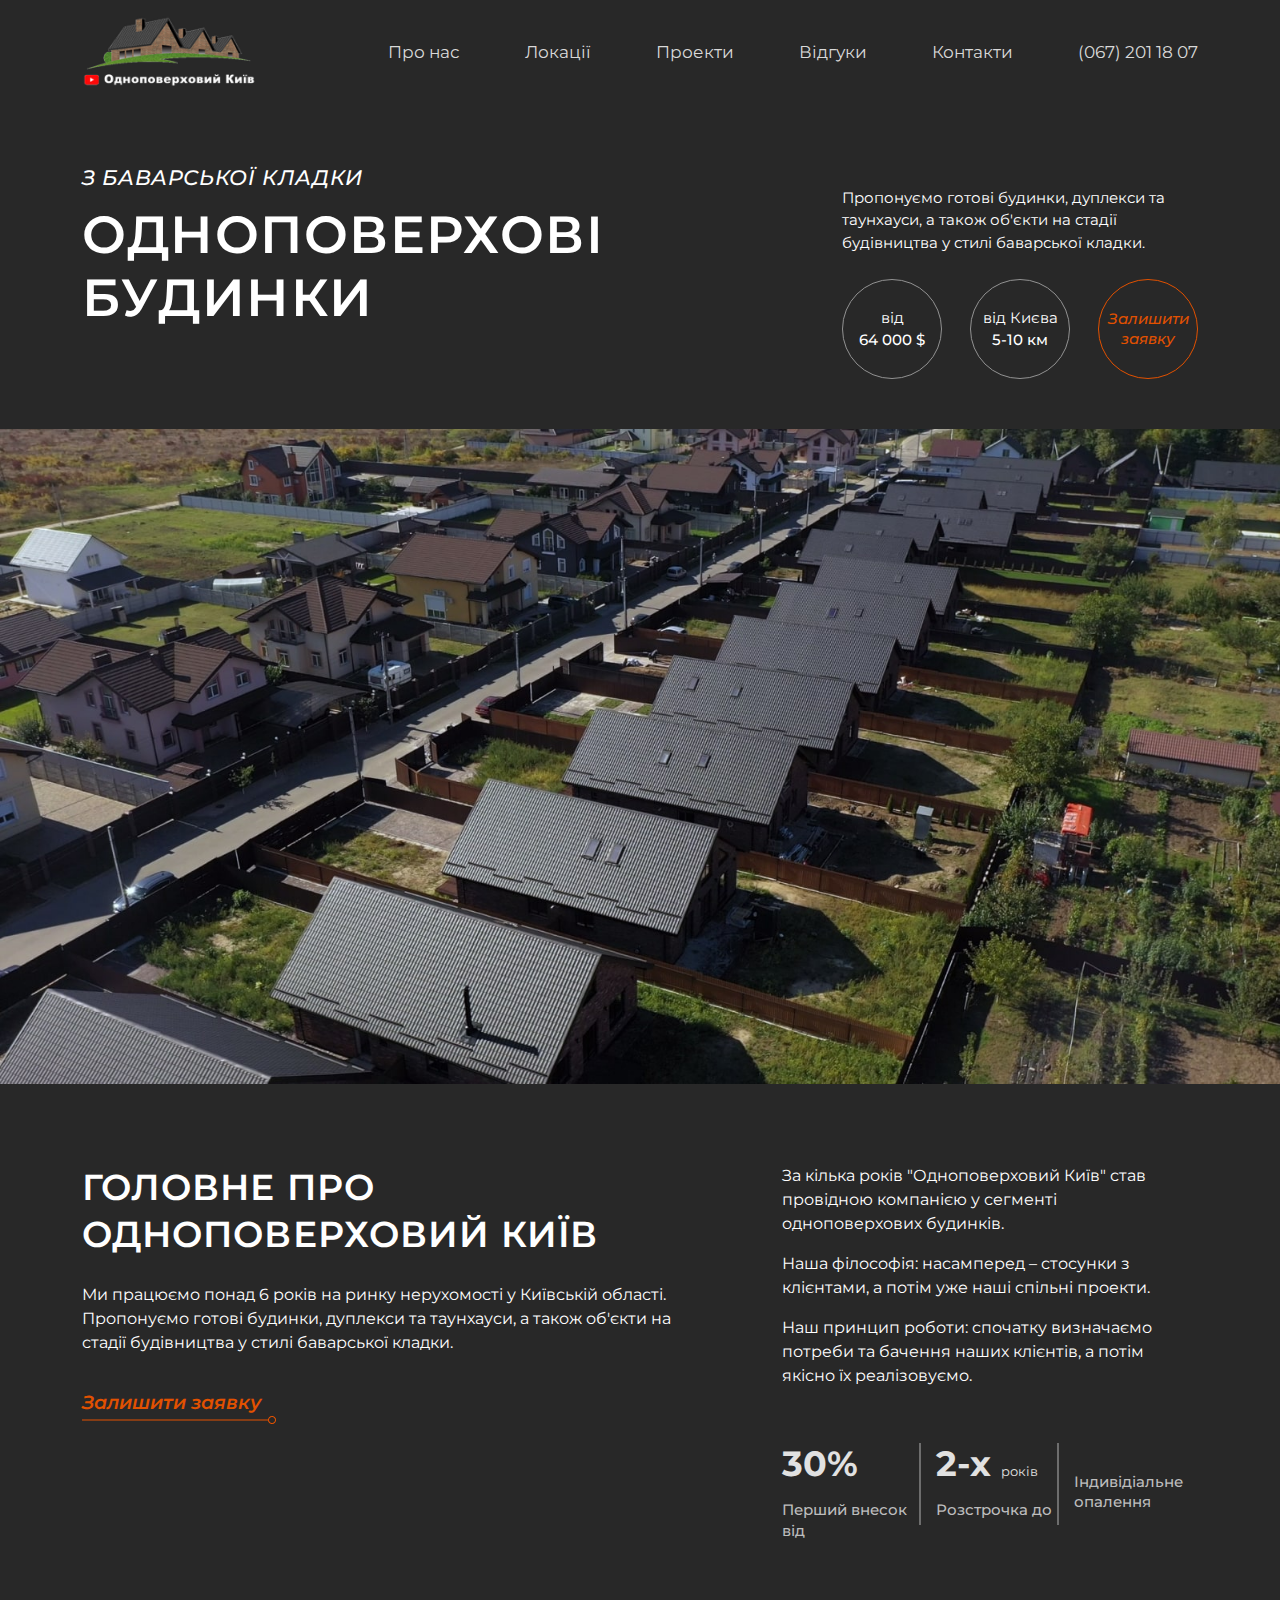
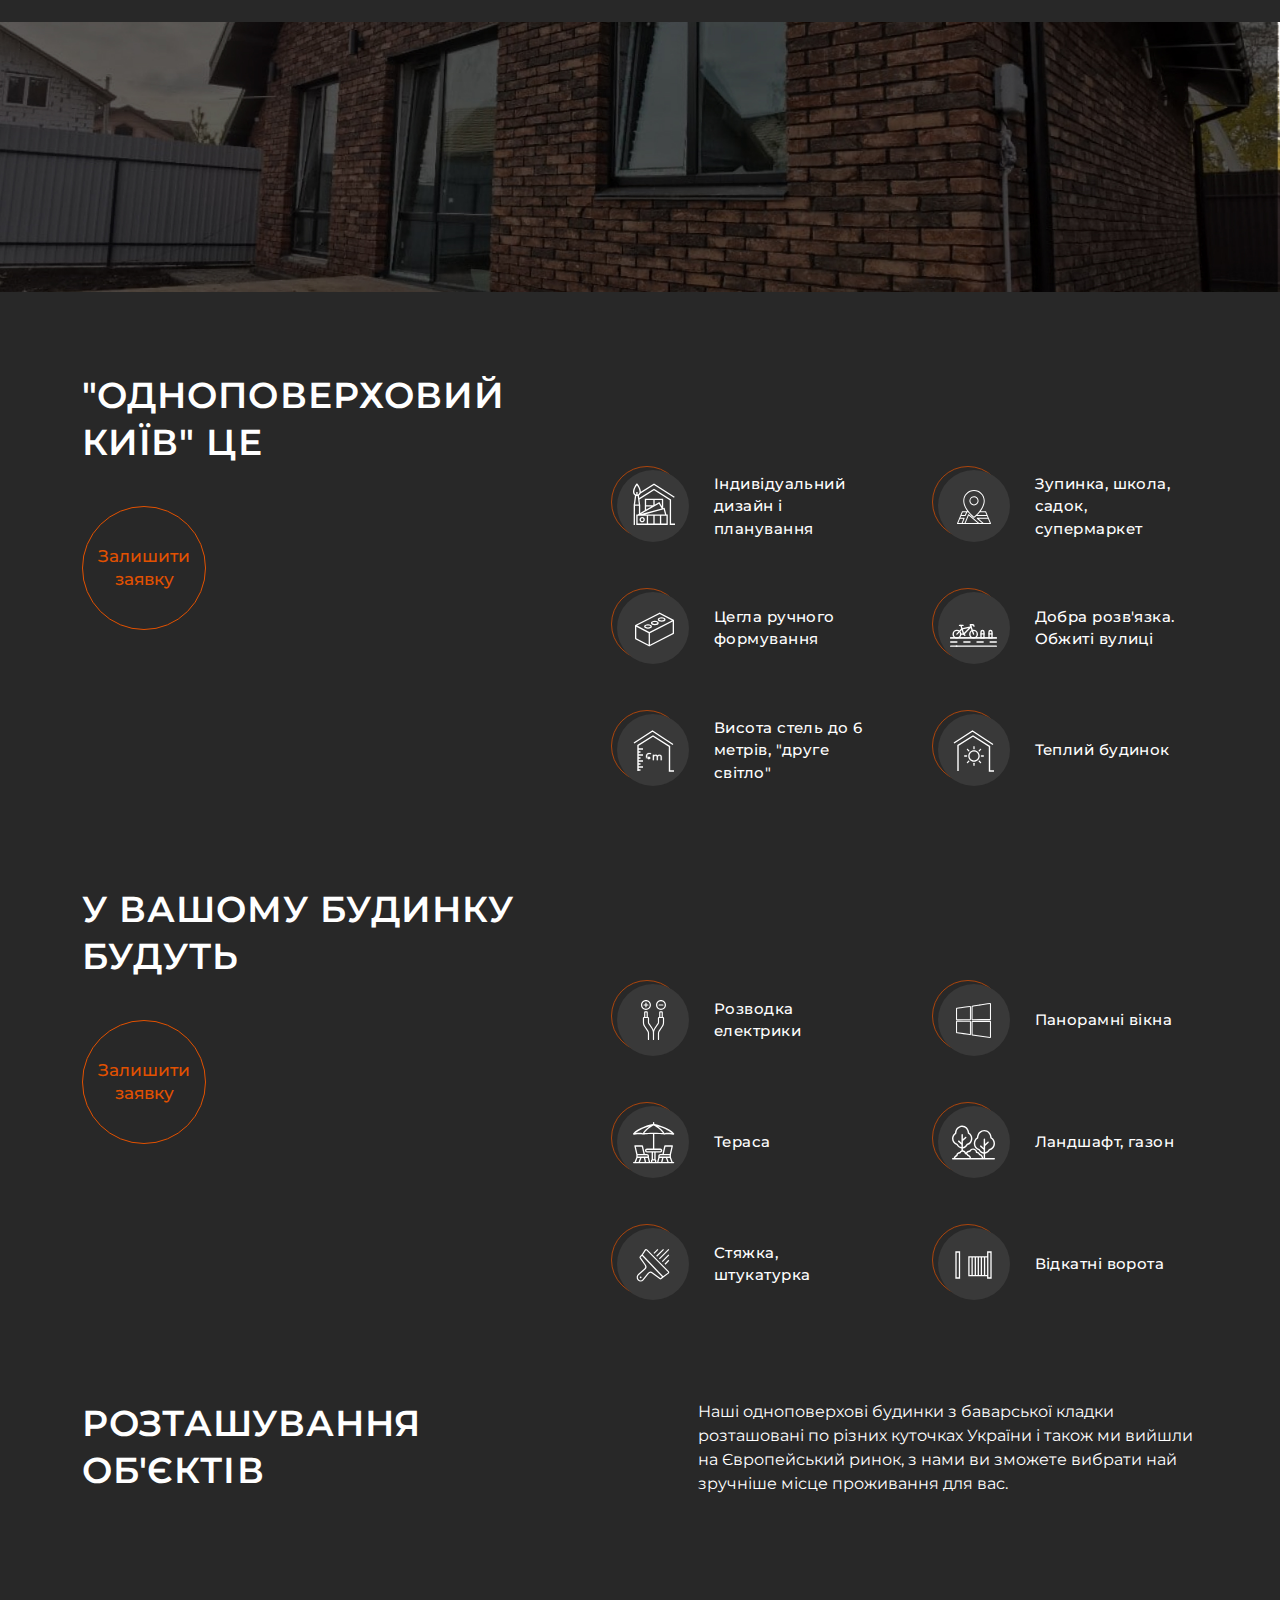
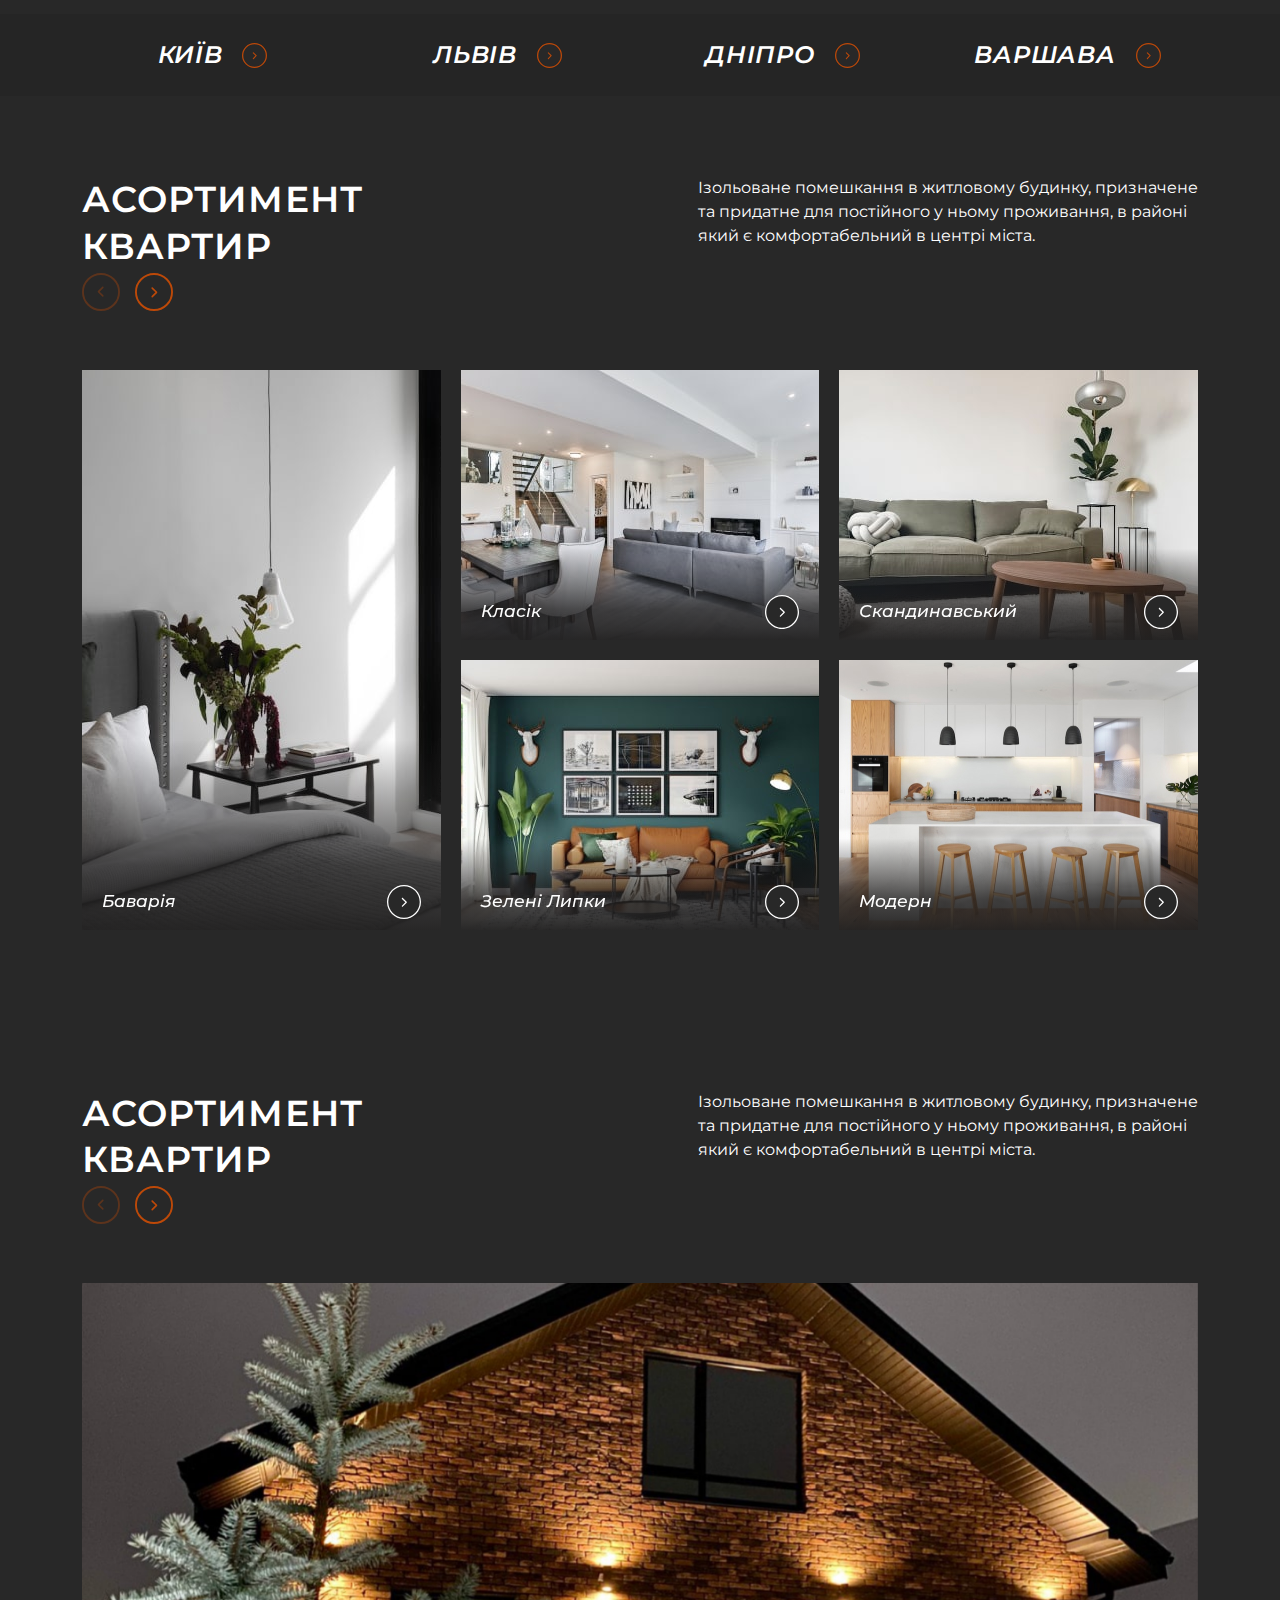
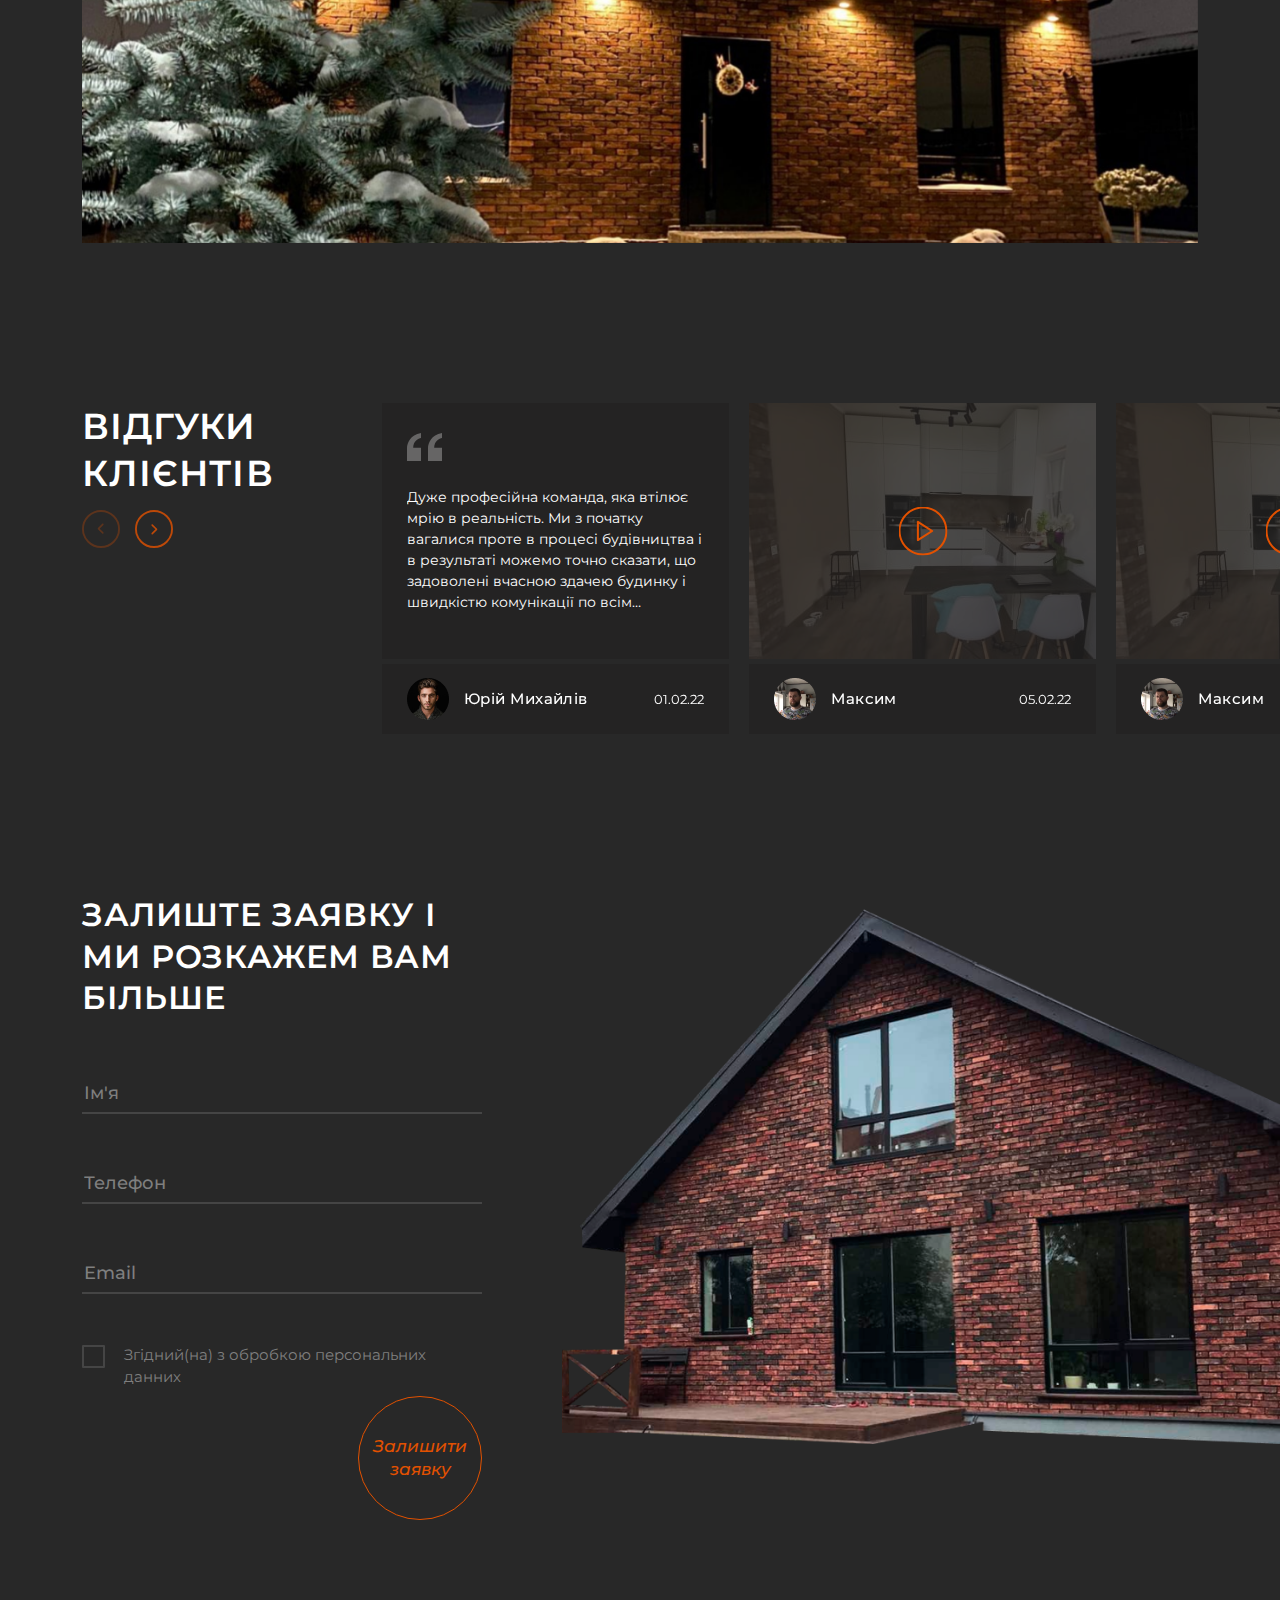
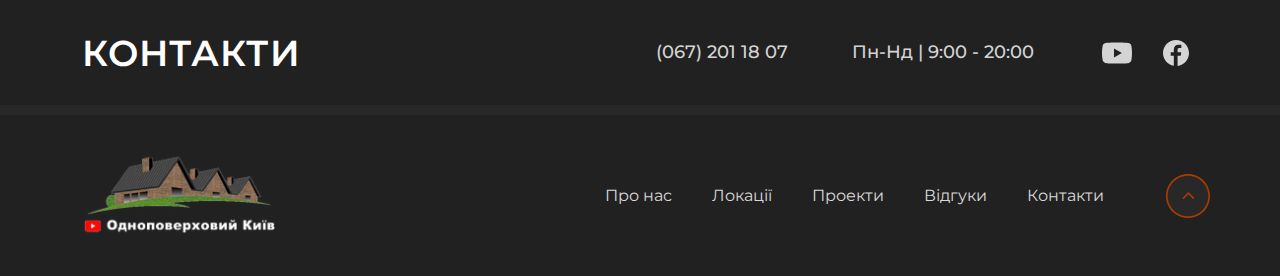
<file: index.html>
<!DOCTYPE html>
<html lang="en">

<head>
    <meta charset="UTF-8">
    <meta http-equiv="X-UA-Compatible" content="IE=edge">
    <meta name="viewport" content="width=device-width, initial-scale=1.0">
    <title>Головна</title>
    <link rel="icon" href="img/new/Favicon.png">
    <link rel="stylesheet" href="css/lib/bootstrap.min.css">
    <link rel="stylesheet" href="css/lib/swiper-bundle.min.css" />
    <link rel="stylesheet" href="css/lib/fancybox.css">
    <link rel="stylesheet" href="css/style.css">
</head>

<body>

    <div class="pagewrapper">
        <header class="header">
            <div class="container">
                <div class="row align-items-center">
                    <div class="col-lg-3">
                        <a href="#" class="header__logo"><img src="img/logo.png" alt="logo"></a>
                    </div>
                    <div class="col-lg-9 menucol">
                        <nav class="header__nav scrollnav">
                            <ul>
                                <li class="scrollitem"><a href="#aboutus">Про нас</a></li>
                                <li><a href="locations.html">Локації</a></li>
                                <li><a href="projects.html">Проекти</a></li>
                                <li class="scrollitem"><a href="#testimonials">Відгуки</a></li>
                                <li class="scrollitem"><a href="#contacts">Контакти</a></li>
                                <li><a href="tel:0672011807">(067) 201 18 07</a></li>
                            </ul>
                        </nav>
                        <button class="closemenu">
                            <img src="img/close.png" alt="closemenu">
                        </button>
                    </div>
                    <button class="menubtn">
                        <img src="img/menu.png" alt="menu">
                    </button>
                </div>
            </div>
        </header>

        <main class="main">
            <section class="welcomescreen">
                <div class="container mb50">
                    <div class="row align-items-end">
                        <div class="col-xl-8 col-lg-7">
                            <p class="subtitle">з Баварської кладки</p>
                            <h1>
                                Одноповерхові<br>
                                будинки
                            </h1>
                        </div>
                        <div class="col-xl-4 col-lg-5">
                            <div class="welcomescreen__right">
                                <p>
                                    Пропонуємо готові будинки, дуплекси та таунхауси, а також об'єкти на стадії
                                    будівництва у стилі баварської кладки.
                                </p>
                                <div class="welcomescreen__circles">
                                    <div>
                                        <p> від
                                            <span>64 000 $</span>
                                        </p>
                                    </div>
                                    <div>
                                        <p>
                                            від Києва
                                            <span>5-10 км</span>
                                        </p>
                                    </div>
                                    <div class="link">
                                        <a href="#form" class="scrolltoform">
                                            Залишити заявку
                                        </a>
                                    </div>
                                </div>
                            </div>
                        </div>
                    </div>
                </div>
                <div class="welcomescreen__video">
                    <!-- <video autoplay muted loop>
                        <source src="video/video.mp4" type="video/mp4">
                    </video> -->
                    <img src="img/homemainpic.jpg" alt="image">
                </div>
            </section>

            <section class="maininfo" id="aboutus">
                <div class="container">
                    <div class="row">
                        <div class="col-xl-7 col-lg-6">
                            <div class="maininfo__left">
                                <h2>
                                    Головне про <br>Одноповерховий Київ
                                </h2>
                                <div class="descr">
                                    <p>
                                        Ми працюємо понад 6 років на ринку нерухомості у Київській області. Пропонуємо
                                        готові будинки, дуплекси та таунхауси, а також об'єкти на стадії будівництва у
                                        стилі баварської кладки.
                                    </p>
                                </div>
                                <a href="#form" class="scrolltoform">Залишити заявку</a>
                            </div>
                        </div>
                        <div class="col-xl-5 col-lg-6">
                            <div class="maininfo__right">
                                <div class="descr">
                                    <p>
                                        За кілька років "Одноповерховий Київ" став провідною компанією у сегменті
                                        одноповерхових будинків.
                                    </p>
                                    <p>
                                        Наша філософія: насамперед – стосунки з клієнтами, а потім уже наші спільні
                                        проекти.
                                    </p>
                                    <p>
                                        Наш принцип роботи: спочатку визначаємо потреби та бачення наших клієнтів, а
                                        потім якісно їх реалізовуємо.
                                    </p>
                                </div>
                                <div class="maininfo__tableinfo">
                                    <div>
                                        <p class="bigtext">30%</p>
                                        <p>Перший внесок від</p>
                                    </div>
                                    <div>
                                        <p class="bigtext">2-x <span>років</span></p>
                                        <p>Розстрочка до</p>
                                    </div>
                                    <div>
                                        <p>
                                            Індивідіальне опалення
                                        </p>
                                    </div>
                                </div>
                            </div>
                        </div>
                    </div>
                </div>
            </section>

            <div class="sectionimage">
                <img src="img/sectionimg.jpg" alt="image">
            </div>

            <section class="infoincons">
                <div class="container">
                    <div class="infoincons__box">
                        <div class="row">
                            <div class="col-lg-5">
                                <div class="infoincons__boxleft">
                                    <h3>
                                        "Одноповерховий Київ" це
                                    </h3>
                                    <a href="#form" class="circlelink scrolltoform">
                                        Залишити заявку
                                    </a>
                                </div>
                            </div>
                            <div class="col-lg-7">
                                <div class="infoincons__boxright">
                                    <ul>
                                        <li>
                                            <span>
                                                <img src="img/ic1.svg" alt="icon">
                                            </span>
                                            <p>
                                                Індивідуальний дизайн
                                                і планування
                                            </p>
                                        </li>
                                        <li>
                                            <span>
                                                <img src="img/ic2.svg" alt="icon">
                                            </span>
                                            <p>
                                                Зупинка, школа, садок, супермаркет
                                            </p>
                                        </li>
                                        <li>
                                            <span>
                                                <img src="img/ic3.svg" alt="icon">
                                            </span>
                                            <p>
                                                Цегла ручного
                                                формування
                                            </p>
                                        </li>
                                        <li>
                                            <span>
                                                <img src="img/ic4.svg" alt="icon">
                                            </span>
                                            <p>
                                                Добра розв'язка.
                                                Обжиті вулиці
                                            </p>
                                        </li>
                                        <li>
                                            <span>
                                                <img src="img/ic5.svg" alt="icon">
                                            </span>
                                            <p>
                                                Висота стель до 6 метрів, "друге світло"
                                            </p>
                                        </li>
                                        <li>
                                            <span>
                                                <img src="img/ic6.svg" alt="icon">
                                            </span>
                                            <p>
                                                Теплий
                                                будинок
                                            </p>
                                        </li>
                                    </ul>
                                </div>
                            </div>
                        </div>
                    </div>
                    <div class="infoincons__box">
                        <div class="row">
                            <div class="col-lg-5">
                                <div class="infoincons__boxleft">
                                    <h3>
                                        У вашому будинку будуть
                                    </h3>
                                    <a href="#form" class="circlelink scrolltoform">
                                        Залишити заявку
                                    </a>
                                </div>
                            </div>
                            <div class="col-lg-7">
                                <div class="infoincons__boxright">
                                    <ul>
                                        <li>
                                            <span>
                                                <img src="img/ic7.svg" alt="icon">
                                            </span>
                                            <p>
                                                Розводка
                                                електрики
                                            </p>
                                        </li>
                                        <li>
                                            <span>
                                                <img src="img/ic8.svg" alt="icon">
                                            </span>
                                            <p>
                                                Панорамні
                                                вікна
                                            </p>
                                        </li>
                                        <li>
                                            <span>
                                                <img src="img/ic9.svg" alt="icon">
                                            </span>
                                            <p>
                                                Тераса
                                            </p>
                                        </li>
                                        <li>
                                            <span>
                                                <img src="img/ic10.svg" alt="icon">
                                            </span>
                                            <p>
                                                Ландшафт,
                                                газон
                                            </p>
                                        </li>
                                        <li>
                                            <span>
                                                <img src="img/ic11.svg" alt="icon">
                                            </span>
                                            <p>
                                                Стяжка,
                                                штукатурка
                                            </p>
                                        </li>
                                        <li>
                                            <span>
                                                <img src="img/ic12.svg" alt="icon">
                                            </span>
                                            <p>
                                                Відкатні
                                                ворота
                                            </p>
                                        </li>
                                    </ul>
                                </div>
                            </div>
                        </div>
                    </div>
                    <div class="infoincons__box">
                        <div class="row">
                            <div class="col-lg-5">
                                <div class="infoincons__boxleft">
                                    <h3>
                                        Розташування об'єктів
                                    </h3>
                                </div>
                            </div>
                            <div class="col-lg-7">
                                <div class="infoincons__boxright textonly">
                                    <div class="descr">
                                        <p>
                                            Наші одноповерхові будинки з баварської кладки розташовані по різних
                                            куточках
                                            України і також ми вийшли на Європейський ринок, з нами ви зможете вибрати
                                            най
                                            зручніше місце проживання для вас.
                                        </p>
                                    </div>
                                </div>
                            </div>
                        </div>
                    </div>
                </div>
            </section>

            <div class="cities">
                <div class="container">
                    <div class="row">
                        <div class="col-lg-3 col-6 text-center">
                            <a href="locations.html" data-city="kyiv">Київ</a>
                        </div>
                        <div class="col-lg-3 col-6 text-center">
                            <a href="locations.html" data-city="lviv">Львів</a>
                        </div>
                        <div class="col-lg-3 col-6 text-center">
                            <a href="locations.html" data-city="dnipro">Дніпро</a>
                        </div>
                        <div class="col-lg-3 col-6 text-center">
                            <a href="locations.html" data-city="varshava">Варшава</a>
                        </div>
                    </div>
                </div>
            </div>

            <section class="assortfloat">
                <div class="container">
                    <div class="infoincons__box">
                        <div class="row">
                            <div class="col-lg-5">
                                <div class="infoincons__boxleft">
                                    <h3>
                                        аСОРТИМЕНТ<br>
                                        Квартир
                                    </h3>
                                </div>
                            </div>
                            <div class="col-lg-7">
                                <div class="infoincons__boxright textonly">
                                    <div class="descr">
                                        <p>
                                            Ізольоване помешкання в житловому будинку, призначене та придатне для
                                            постійного у ньому проживання, в районі
                                            який є комфортабельний в центрі міста.
                                        </p>
                                    </div>
                                </div>
                            </div>
                        </div>
                    </div>
                    <div class="asortslider">
                        <div class="swiper mySwiper">
                            <div class="swiper-wrapper">
                                <div class="swiper-slide">
                                    <div class="asortslide asortslide_big">
                                        <a data-fancybox="gallery" data-src="img/new/lviv.jpg">
                                            <div class="asortslide__box">
                                                <img class="slideimg" src="img/slide1.jpg" alt="img">
                                                <p>Баварія <img src="img/slidearrow.svg" alt="arrow"></p>
                                            </div>
                                        </a>
                                        <div class="hidegallerybox">
                                            <a data-fancybox="gallery" data-src="img/new/dnipro.jpg"></a>
                                            <a data-fancybox="gallery" data-src="img/new/kyiv.jpg"></a>
                                        </div>
                                    </div>
                                </div>

                                <div class="swiper-slide">
                                    <div class="asortslide">
                                        <a data-fancybox="gallery1" data-src="img/slide2.jpg">
                                            <div class="asortslide__box">
                                                <img class="slideimg" src="img/slide2.jpg" alt="img">
                                                <p>Класік <img src="img/slidearrow.svg" alt="arrow"></p>
                                            </div>
                                        </a>
                                        <div class="hidegallerybox">
                                            <a data-fancybox="gallery1" data-src="img/slide2.jpg"></a>
                                            <a data-fancybox="gallery1" data-src="img/slide3.jpg"></a>
                                        </div>
                                        <a data-fancybox="gallery2" data-src="img/slide3.jpg">
                                            <div class="asortslide__box">
                                                <img class="slideimg" src="img/slide3.jpg" alt="img">
                                                <p>Зелені Липки <img src="img/slidearrow.svg" alt="arrow"></p>
                                            </div>
                                        </a>
                                        <div class="hidegallerybox">
                                            <a data-fancybox="gallery2" data-src="img/slide2.jpg"></a>
                                            <a data-fancybox="gallery2" data-src="img/slide3.jpg"></a>
                                        </div>
                                    </div>
                                </div>

                                <div class="swiper-slide">
                                    <div class="asortslide">
                                        <a data-fancybox="gallery3" data-src="img/slide4.jpg">
                                            <div class="asortslide__box">
                                                <img class="slideimg" src="img/slide4.jpg" alt="img">
                                                <p>Скандинавський <img src="img/slidearrow.svg" alt="arrow"></p>
                                            </div>
                                        </a>
                                        <div class="hidegallerybox">
                                            <a data-fancybox="gallery3" data-src="img/slide2.jpg"></a>
                                            <a data-fancybox="gallery3" data-src="img/slide3.jpg"></a>
                                        </div>
                                        <a data-fancybox="gallery5" data-src="img/slide2.jpg">
                                            <div class="asortslide__box">
                                                <img class="slideimg" src="img/slide5.jpg" alt="img">
                                                <p>Модерн <img src="img/slidearrow.svg" alt="arrow"></p>
                                            </div>
                                        </a>
                                        <div class="hidegallerybox">
                                            <a data-fancybox="gallery4" data-src="img/slide2.jpg"></a>
                                            <a data-fancybox="gallery4" data-src="img/slide3.jpg"></a>
                                        </div>
                                    </div>
                                </div>

                                <div class="swiper-slide">
                                    <div class="asortslide asortslide_big">
                                        <a href="#">
                                            <div class="asortslide__box">
                                                <img class="slideimg" src="img/slide1.jpg" alt="img">
                                                <p>Баварія <img src="img/slidearrow.svg" alt="arrow"></p>
                                            </div>
                                        </a>
                                    </div>
                                </div>
                            </div>
                            <div class="swiper-button-next"></div>
                            <div class="swiper-button-prev"></div>
                        </div>
                    </div>
                </div>
            </section>

            <section class="assortfloat appartment">
                <div class="container">
                    <div class="infoincons__box">
                        <div class="row">
                            <div class="col-lg-5">
                                <div class="infoincons__boxleft">
                                    <h3>
                                        аСОРТИМЕНТ<br>
                                        Квартир
                                    </h3>
                                </div>
                            </div>
                            <div class="col-lg-7">
                                <div class="infoincons__boxright textonly">
                                    <div class="descr">
                                        <p>
                                            Ізольоване помешкання в житловому будинку, призначене та придатне для
                                            постійного у ньому проживання, в районі
                                            який є комфортабельний в центрі міста.
                                        </p>
                                    </div>
                                </div>
                            </div>
                        </div>
                    </div>
                    <div class="asortslider">
                        <div class="swiper apartments-slider">
                            <div class="swiper-wrapper">
                                <div class="swiper-slide">
                                    <div class="asortslide asortslide_big">
                                        <a data-fancybox="gallery" data-src="img/new/apartment_slide_1.jpg">
                                            <div class="asortslide__box">
                                                <img class="slideimg" src="img/new/apartment_slide_1.jpg" alt="img">
                                            </div>
                                        </a>
                                    </div>
                                </div>
                                <div class="swiper-slide">
                                    <div class="asortslide asortslide_big">
                                        <a data-fancybox="gallery" data-src="img/new/apartment_slide_1.jpg">
                                            <div class="asortslide__box">
                                                <img class="slideimg" src="img/new/apartment_slide_1.jpg" alt="img">
                                            </div>
                                        </a>
                                    </div>
                                </div>
                                <div class="swiper-slide">
                                    <div class="asortslide asortslide_big">
                                        <a data-fancybox="gallery" data-src="img/new/apartment_slide_1.jpg">
                                            <div class="asortslide__box">
                                                <img class="slideimg" src="img/new/apartment_slide_1.jpg" alt="img">
                                            </div>
                                        </a>
                                    </div>
                                </div>
                            </div>
                                <div class="swiper-button-next"></div>
                                <div class="swiper-button-prev"></div>
                        </div>
                    </div>
                </div>
            </section>

            <section class="testimonials" id="testimonials">
                <div class="paddcontainer">
                    <div class="testimonials__left">
                        <h3 class="section-title">відгуки клієнтів</h3>
                        <div class="testimonials__arrows">
                            <div class="swiper-button-next"></div>
                            <div class="swiper-button-prev"></div>
                        </div>
                    </div>
                    <div class="testimonials__right">

                        <div class="testimonialslider">
                            <div class="swiper testimonials-slider">
                                <div class="swiper-wrapper">
                                    <div class="swiper-slide">
                                        <div class="testimonialbox testimonialbox__text">
                                            <div class="testimonialbox__body">
                                                <div class="descr">
                                                    <p>
                                                        Дуже професійна команда, яка втілює мрію в реальність. Ми з
                                                        початку
                                                        вагалися проте в процесі будівництва і в результаті можемо точно
                                                        сказати, що задоволені вчасною здачею будинку і швидкістю
                                                        комунікації по всім питанням.
                                                    </p>
                                                    <p>Однозначно рекомендуємо!</p>
                                                </div>
                                            </div>
                                            <div class="testimonialbox__author">
                                                <div class="testimonialbox__authorname">
                                                    <div class="imgwrap">
                                                        <img src="img/user1.png" alt="photo">
                                                    </div>
                                                    <p>Юрій Михайлів</p>
                                                </div>
                                                <div class="testimonialbox__date">
                                                    <p>01.02.22</p>
                                                </div>
                                            </div>
                                        </div>
                                    </div>
                                    <div class="swiper-slide">
                                        <div class="testimonialbox testimonialbox__video">
                                            <div class="testimonialbox__body" data-bs-toggle="modal"
                                                data-bs-target="#exampleModal">
                                                <div class="videoposter">
                                                    <img class="videoposterimg" src="img/testimonialsimg1.jpg"
                                                        alt="image">
                                                    <img src="img/play.svg" alt="open video" class="openvideo">
                                                </div>
                                            </div>
                                            <div class="testimonialbox__author">
                                                <div class="testimonialbox__authorname">
                                                    <div class="imgwrap">
                                                        <img src="img/user2.png" alt="photo">
                                                    </div>
                                                    <p>Максим</p>
                                                </div>
                                                <div class="testimonialbox__date">
                                                    <p>05.02.22</p>
                                                </div>
                                            </div>
                                        </div>
                                    </div>
                                    <div class="swiper-slide">
                                        <div class="testimonialbox testimonialbox__video">
                                            <div class="testimonialbox__body" data-bs-toggle="modal"
                                                data-bs-target="#exampleModal">
                                                <div class="videoposter">
                                                    <img class="videoposterimg" src="img/testimonialsimg1.jpg"
                                                        alt="image">
                                                    <img src="img/play.svg" alt="open video" class="openvideo">
                                                </div>
                                            </div>
                                            <div class="testimonialbox__author">
                                                <div class="testimonialbox__authorname">
                                                    <div class="imgwrap">
                                                        <img src="img/user2.png" alt="photo">
                                                    </div>
                                                    <p>Максим</p>
                                                </div>
                                                <div class="testimonialbox__date">
                                                    <p>05.02.22</p>
                                                </div>
                                            </div>
                                        </div>
                                    </div>
                                    <div class="swiper-slide">
                                        <div class="testimonialbox testimonialbox__video">
                                            <div class="testimonialbox__body" data-bs-toggle="modal"
                                                data-bs-target="#exampleModal">
                                                <div class="videoposter">
                                                    <img class="videoposterimg" src="img/testimonialsimg1.jpg"
                                                        alt="image">
                                                    <img src="img/play.svg" alt="open video" class="openvideo">
                                                </div>
                                            </div>
                                            <div class="testimonialbox__author">
                                                <div class="testimonialbox__authorname">
                                                    <div class="imgwrap">
                                                        <img src="img/user2.png" alt="photo">
                                                    </div>
                                                    <p>Максим</p>
                                                </div>
                                                <div class="testimonialbox__date">
                                                    <p>05.02.22</p>
                                                </div>
                                            </div>
                                        </div>
                                    </div>
                                </div>

                            </div>
                        </div>
                    </div>
                </div>
            </section>

            <section class="formsection" id="form">
                <div class="formsection__row">
                    <div class="formsection__form">
                        <p class="title">
                            залиште заявку
                            і ми розкажем
                            вам більше
                        </p>
                        <form action="#" class="formbox">
                            <input type="text" placeholder="Ім'я">
                            <input type="number" placeholder="Телефон">
                            <input type="email" placeholder="Email">
                            <div class="checkfield">
                                <input type="checkbox" id="check" class="notext">
                                <label for="check">
                                    Згідний(на) з обробкою персональних данних
                                </label>
                            </div>
                            <div class="formsection__submitbtn">
                                <input class="notext" type="submit" value="Залишити заявку">
                            </div>
                        </form>
                    </div>
                    <div class="formsection__img">
                        <img src="img/contactimage.png" alt="img">
                    </div>
                </div>
            </section>

            <section class="contactsect" id="contacts">
                <div class="container">
                    <div class="row align-items-center">
                        <div class="col-xl-3 col-md-3">
                            <h3 class="section-title">Контакти</h3>
                        </div>
                        <div class="col-xl-9 col-md-9">
                            <div class="flexbox">
                                <ul class="contactsect__info">
                                    <li><a href="tel:0672011807">(067) 201 18 07</a></li>
                                    <li>Пн-Нд | 9:00 - 20:00</li>
                                </ul>
                                <ul class="contactsect__soc">
                                    <li><a href="#" target="_blank"><img src="img/icon-youtube.svg" alt="youtube"></a>
                                    </li>
                                    <li><a href="#" target="_blank"><img src="img/icon-facebook.svg" alt="facebook"></a>
                                    </li>
                                </ul>
                            </div>
                        </div>
                    </div>
                </div>
            </section>

        </main>

        <footer class="footer">
            <div class="container">
                <div class="row align-items-center">
                    <div class="col-lg-3">
                        <div class="footerlogowrap">
                            <a href="#" class="footer__logo"><img src="img/logo-footer.svg" alt="logo"></a>
                        </div>
                    </div>
                    <div class="col-lg-9">
                        <nav>
                            <ul class="footerscrollnav">
                                <li class="scrollitem"><a href="#aboutus">Про нас</a></li>
                                <li><a href="locations.html">Локації</a></li>
                                <li><a href="projects.html">Проекти</a></li>
                                <li class="scrollitem"><a href="#testimonials">Відгуки</a></li>
                                <li class="scrollitem"><a href="#contacts">Контакти</a></li>
                            </ul>
                        </nav>
                        <a href="#" class="totop"><img src="img/totop.svg" alt="to top"></a>
                    </div>
                </div>
            </div>
        </footer>
    </div>

    <div class="modal fade videomodal" id="exampleModal" tabindex="-1" aria-labelledby="exampleModalLabel"
        aria-hidden="true">
        <div class="modal-dialog modal-dialog-centered modal-lg">
            <div class="modal-content">
                <button type="button" class="btn-close" data-bs-dismiss="modal" aria-label="Close"></button>
                <div class="videomodalwrap ratio ratio-16x9">
                    <iframe src="https://www.youtube.com/embed/OqUibYhxNlQ" title="YouTube video player" frameborder="0"
                        allow="accelerometer; autoplay; clipboard-write; encrypted-media; gyroscope; picture-in-picture"
                        allowfullscreen></iframe>
                </div>
            </div>
        </div>
    </div>

    <div class="modal fade tymodal" id="ty" tabindex="-1" aria-labelledby="exampleModalLabel" aria-hidden="true">
        <div class="modal-dialog modal-dialog-centered modal-lg">
            <div class="modal-content">
                <button type="button" class="btn-close" data-bs-dismiss="modal" aria-label="Close"></button>
                <p class="title">Дякуюєм, за зявку!</p>
                <div class="descr">
                    <p>
                        Ваша заявка надіслана, невдовзі ми з вами зв'яжемося
                    </p>
                </div>
                <a href="#" class="tylink">
                    Головна
                </a>
            </div>
        </div>
    </div>

    <!-- data-bs-toggle="modal" data-bs-target="#ty" -->

    <script src="js/lib/jquery.js"></script>
    <script src="js/lib/bootstrap.min.js"></script>
    <script src="js/lib/fancybox.umd.js"></script>
    <script src="js/lib/swiper-bundle.min.js"></script>
    <script src="js/common.js"></script>
</body>

</html>
</file>
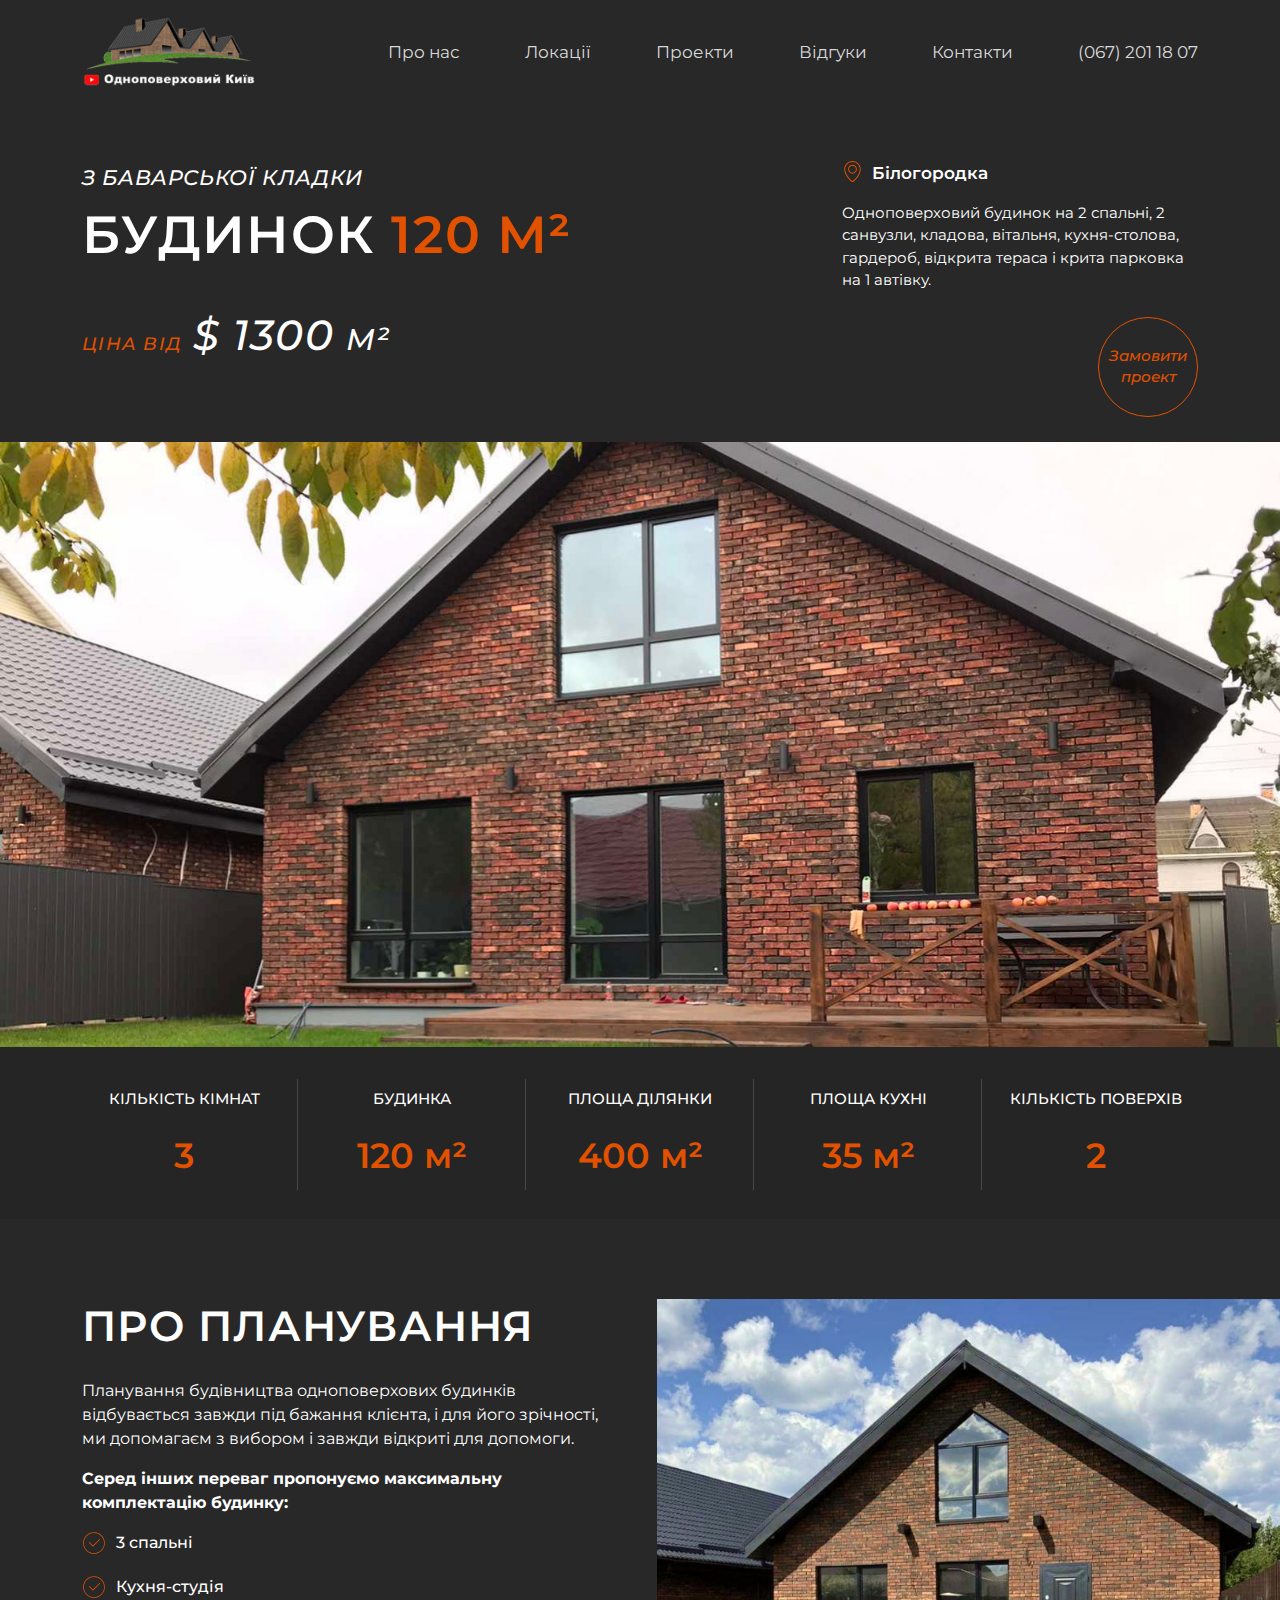
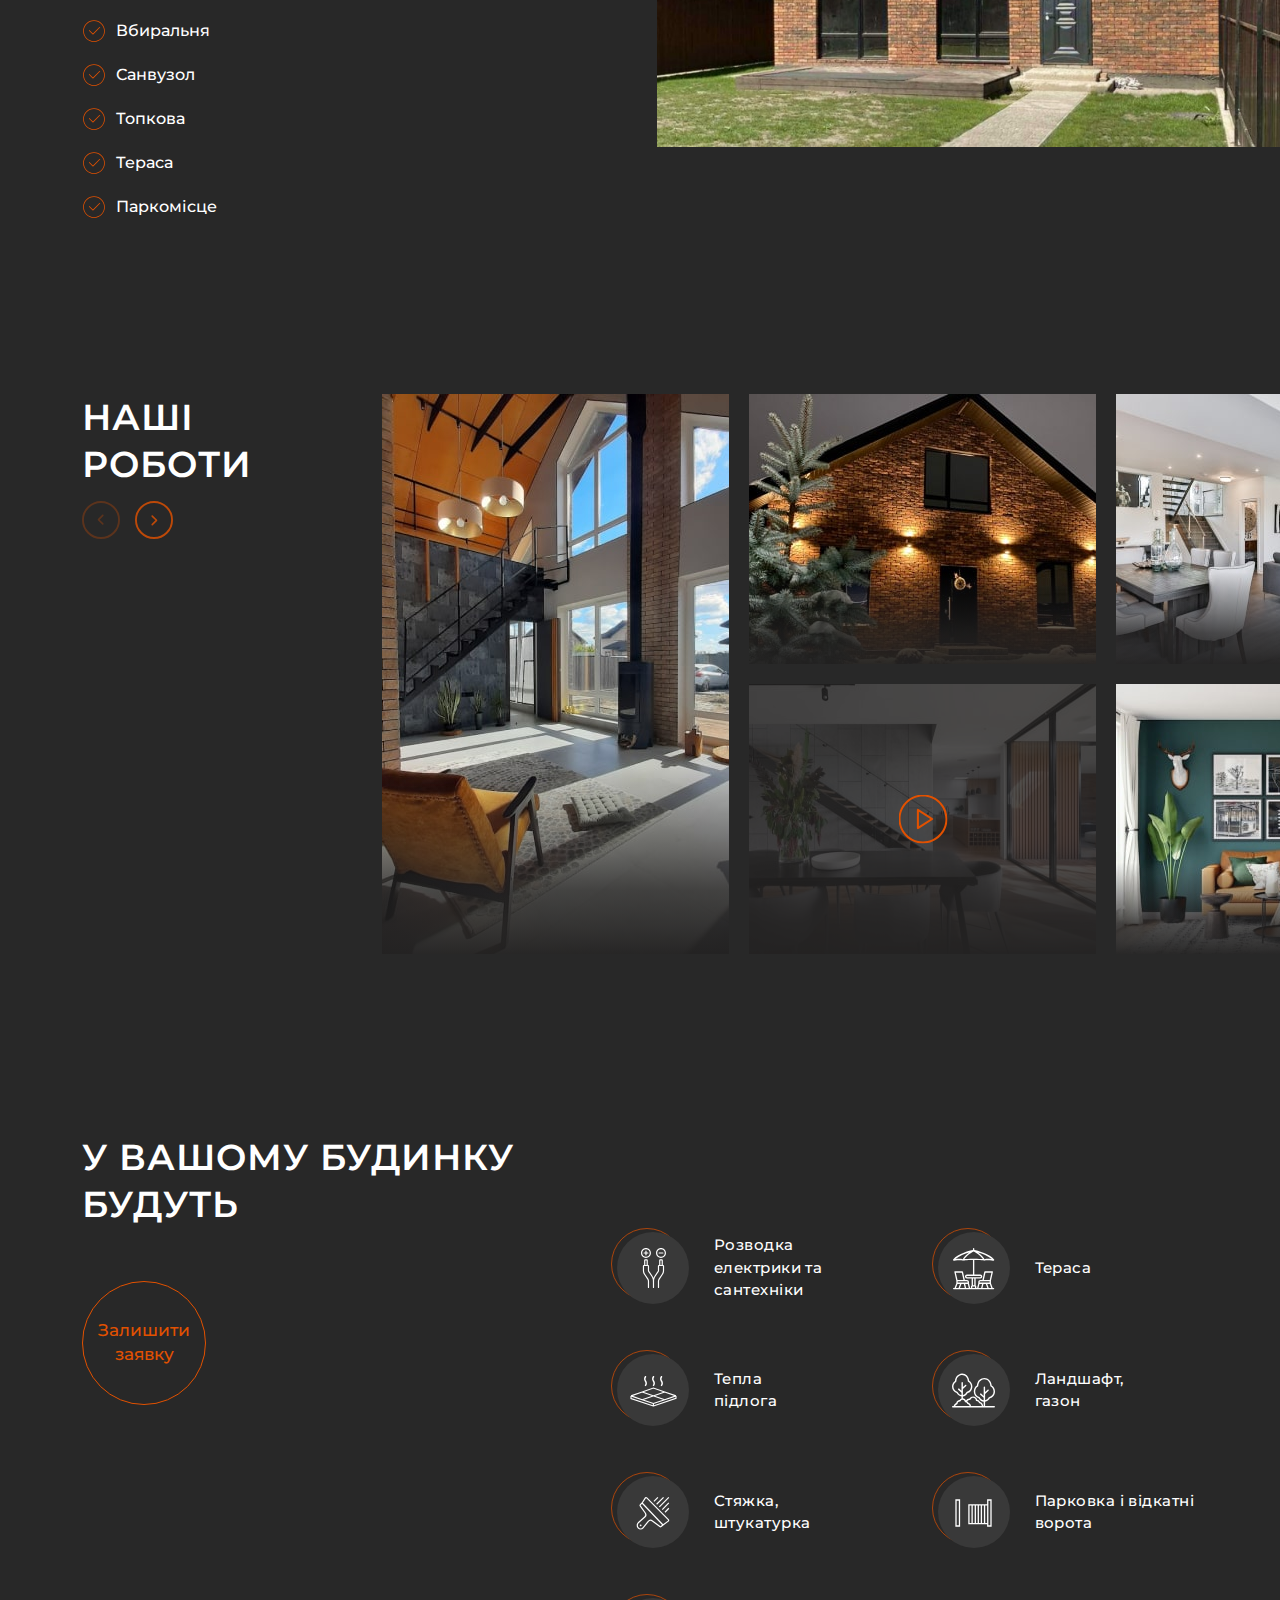
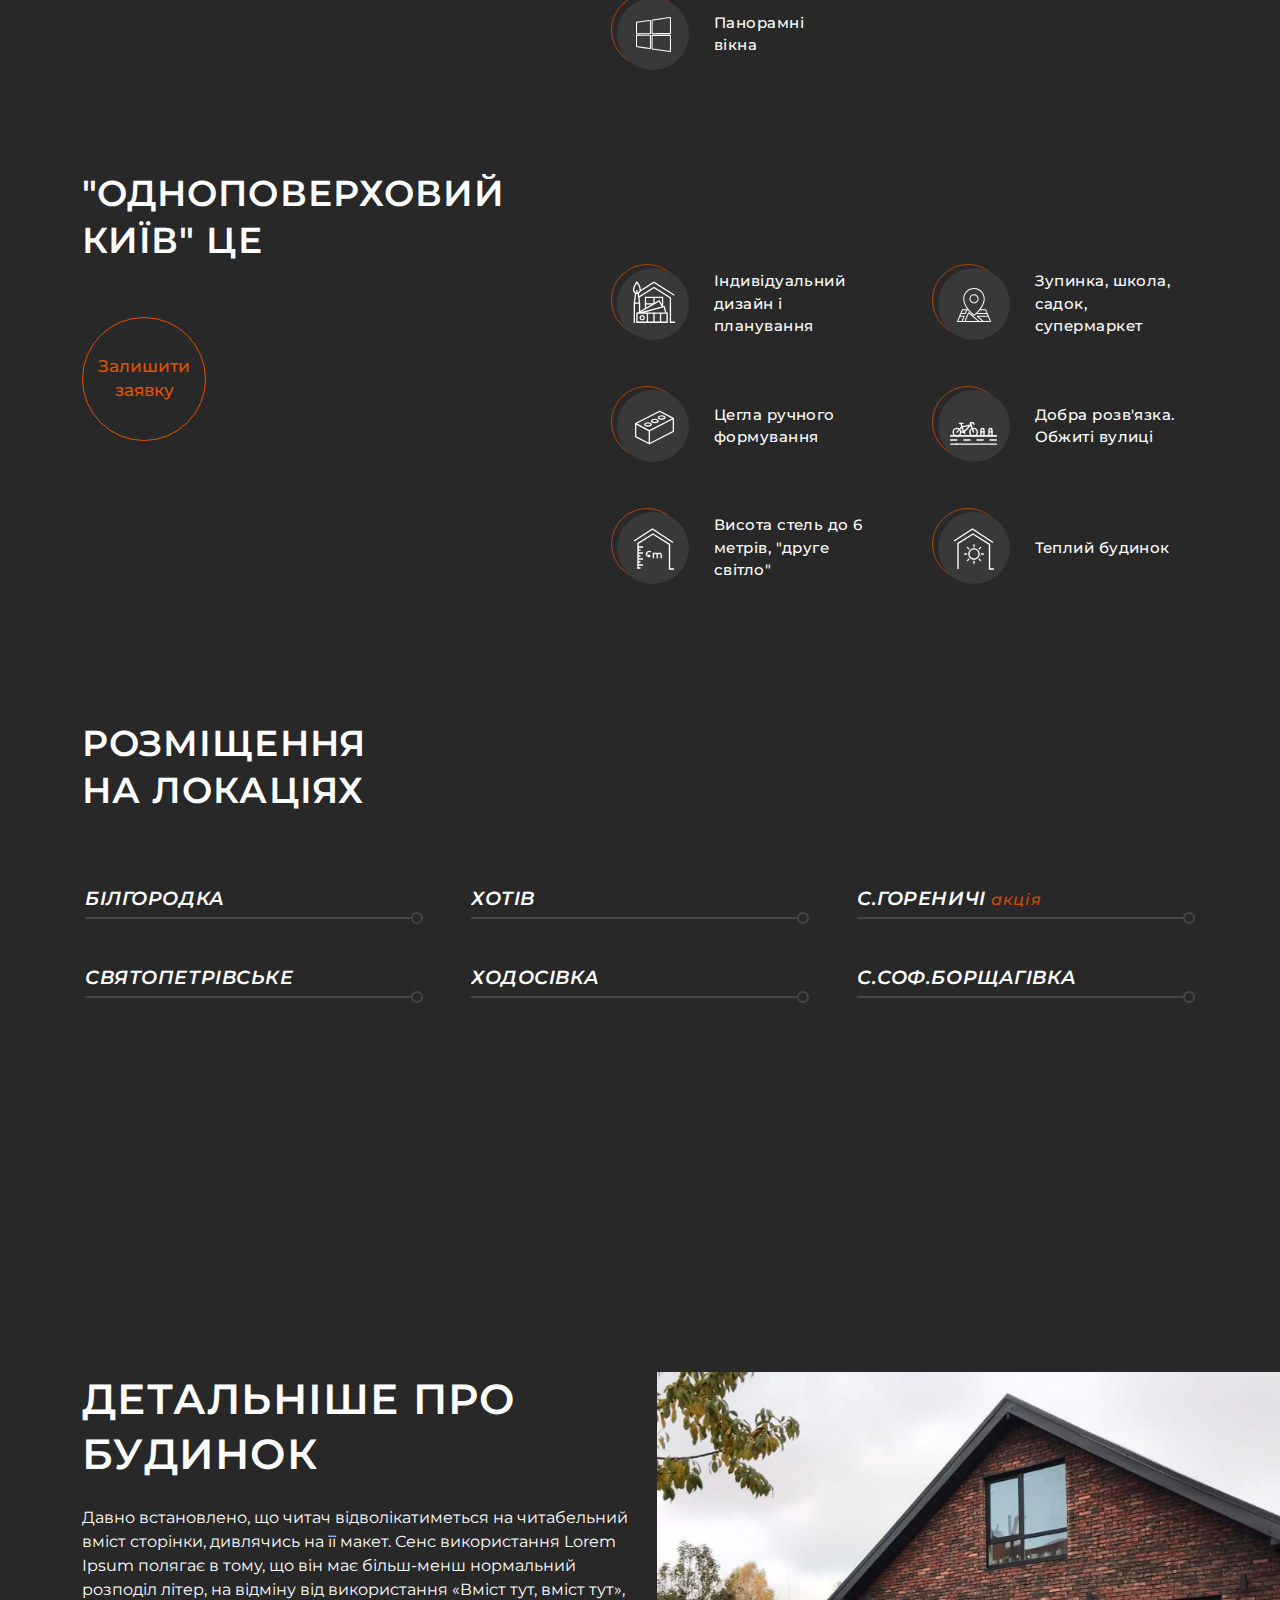
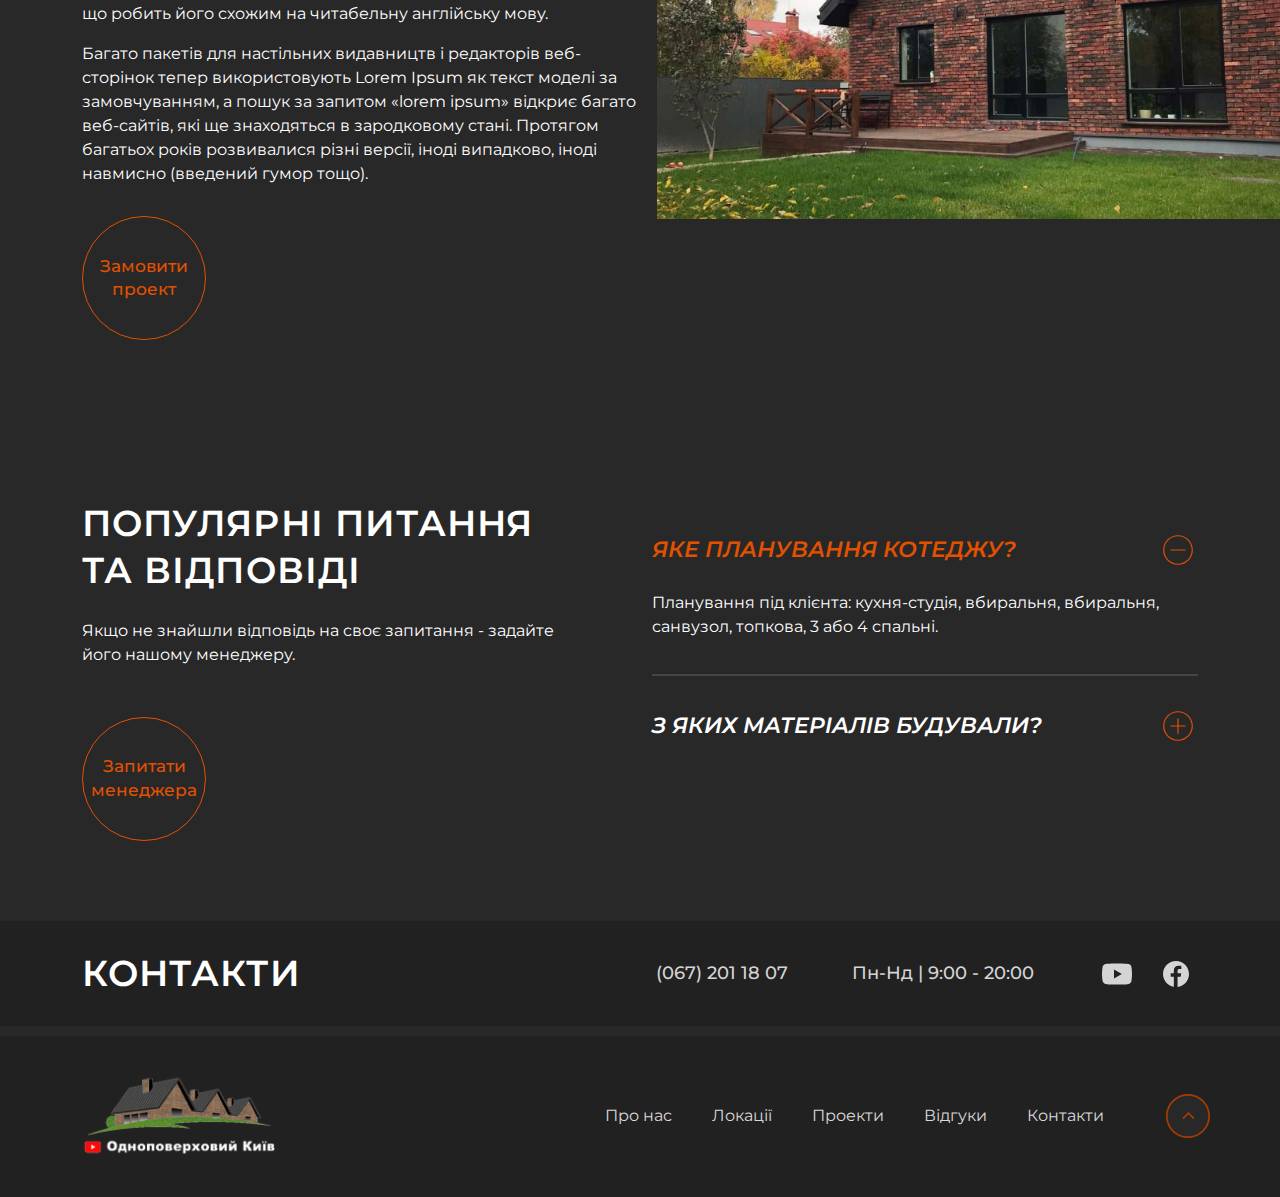
<file: about-project.html>
<!DOCTYPE html>
<html lang="en">

<head>
    <meta charset="UTF-8">
    <meta http-equiv="X-UA-Compatible" content="IE=edge">
    <meta name="viewport" content="width=device-width, initial-scale=1.0">
    <title>Про проєкт</title>
    <link rel="stylesheet" href="css/lib/bootstrap.min.css">
    <link rel="stylesheet" href="https://cdn.jsdelivr.net/npm/swiper@8/swiper-bundle.min.css" />
    <link rel="stylesheet" href="https://cdn.jsdelivr.net/npm/@fancyapps/ui@4.0/dist/fancybox.css">
    <link rel="stylesheet" href="css/style.css">
</head>

<body>

    <div class="pagewrapper">
        <header class="header">
            <div class="container">
                <div class="row align-items-center">
                    <div class="col-lg-3">
                        <a href="#" class="header__logo"><img src="img/logo.png" alt="logo"></a>
                    </div>
                    <div class="col-lg-9 menucol">
                        <nav class="header__nav">
                            <ul>
                                <li><a href="index.html#aboutus">Про нас</a></li>
                                <li><a href="locations.html">Локації</a></li>
                                <li><a href="projects.html">Проекти</a></li>
                                <li><a href="index.html#testimonials">Відгуки</a></li>
                                <li><a href="index.html#contacts">Контакти</a></li>
                                <li><a href="tel:0672011807">(067) 201 18 07</a></li>
                            </ul>
                        </nav>
                        <button class="closemenu">
                            <img src="img/close.png" alt="closemenu">
                        </button>
                    </div>
                    <button class="menubtn">
                        <img src="img/menu.png" alt="menu">
                    </button>
                </div>
            </div>
        </header>

        <main class="main">
            <section class="welcomescreen abpr">
                <div class="container mb25">
                    <div class="row align-items-top">
                        <div class="col-xl-8 col-lg-7">
                            <p class="subtitle">з Баварської кладки</p>
                            <h1>
                                Будинок <span>120 м²</span>
                            </h1>
                            <p class="price">
                                <span class="orangetext">Ціна від</span>
                                $ 1300
                                <span class="litttext">м²</span>
                            </p>
                        </div>
                        <div class="col-xl-4 col-lg-5">
                            <div class="welcomescreen__right">
                                <p class="loc">Білогородка</p>
                                <p>
                                    Одноповерховий будинок на 2 спальні, 2 санвузли, кладова, вітальня, кухня-столова,
                                    гардероб, відкрита тераса і крита парковка на 1 автівку.
                                </p>
                                <div class="welcomescreen__circles justify-content-end">
                                    <div class="link">
                                        <a href="index.html#form">
                                            Замовити проект
                                        </a>
                                    </div>
                                </div>
                            </div>
                        </div>
                    </div>
                </div>
                <div class="welcomescreen__video">
                    <img src="img/projmainpic.jpg" alt="image">
                </div>
                <div class="projectinfo">
                    <div class="container">
                        <div class="row">
                            <div class="projectinfo__box">
                                <p>Кількість кімнат</p>
                                <span>3</span>
                            </div>
                            <div class="projectinfo__box">
                                <p>Будинка</p>
                                <span>120 м²</span>
                            </div>
                            <div class="projectinfo__box">
                                <p>Площа ділянки</p>
                                <span>400 м²</span>
                            </div>
                            <div class="projectinfo__box">
                                <p>Площа кухні</p>
                                <span>35 м²</span>
                            </div>
                            <div class="projectinfo__box">
                                <p>Кількість поверхів</p>
                                <span>2</span>
                            </div>
                        </div>
                    </div>
                </div>
            </section>

            <section class="aboutplannig">
                <div class="flexbox">
                    <div class="aboutplannig__left">
                        <div class="aboutplannig__textblock">
                            <p class="title">Про планування</p>
                            <div class="descr">
                                <p>
                                    Планування будівництва одноповерхових будинків відбувається завжди під бажання
                                    клієнта,
                                    і для його зрічності, ми допомагаєм з вибором і завжди відкриті для допомоги.
                                </p>
                                <p>
                                    <b>
                                        Серед інших переваг пропонуємо максимальну комплектацію будинку:
                                    </b>
                                </p>
                                <ul class="checklist">
                                    <li>3 спальні</li>
                                    <li>Кухня-студія</li>
                                    <li>Вбиральня</li>
                                    <li>Санвузол</li>
                                    <li>Топкова</li>
                                    <li>Тераса</li>
                                    <li>Паркомісце</li>
                                </ul>
                            </div>
                        </div>
                    </div>
                    <div class="aboutplannig__right">
                        <img src="img/img1.jpg" alt="img">
                    </div>
                </div>
            </section>

            <section class="testimonials ourprojects">
                <div class="paddcontainer">
                    <div class="testimonials__left">
                        <h3 class="section-title">наші<br>
                            роботи</h3>
                        <div class="testimonials__arrows">
                            <div class="swiper-button-next"></div>
                            <div class="swiper-button-prev"></div>
                        </div>
                    </div>
                    <div class="testimonials__right">
                        <div class="testimonialslider asortslider">
                            <div class="swiper testimonials-slider">
                                <div class="swiper-wrapper">
                                    <div class="swiper-slide">
                                        <div class="asortslide asortslide_big">
                                            <a data-fancybox="ourproj" data-src="img/ourpr1.jpg">
                                                <div class="asortslide__box">
                                                    <img class="slideimg" src="img/ourpr1.jpg" alt="img">
                                                </div>
                                            </a>
                                            <div class="hidegallerybox">
                                                <a data-fancybox="ourproj" data-src="img/ourpr2.jpg"></a>
                                                <a data-fancybox="ourproj" data-src="img/ourpr3.jpg"></a>
                                            </div>
                                        </div>
                                    </div>

                                    <div class="swiper-slide">
                                        <div class="asortslide">
                                            <a data-fancybox="ourproj1" data-src="img/ourpr2.jpg">
                                                <div class="asortslide__box">
                                                    <img class="slideimg" src="img/ourpr2.jpg" alt="img">
                                                </div>
                                            </a>
                                            <div class="hidegallerybox">
                                                <a data-fancybox="ourproj1" data-src="img/slide2.jpg"></a>
                                                <a data-fancybox="ourproj1" data-src="img/slide3.jpg"></a>
                                            </div>
                                            <div class="asortslide__box">
                                                <div class="testimonialbox testimonialbox__video">
                                                    <div class="testimonialbox__body" data-bs-toggle="modal"
                                                        data-bs-target="#exampleModal">
                                                        <div class="videoposter">
                                                            <img class="videoposterimg" src="img/ourpr3.jpg" alt="img">
                                                            <img src="img/play.svg" alt="open video" class="openvideo">
                                                        </div>
                                                    </div>
                                                </div>
                                            </div>
                                        </div>
                                    </div>

                                    <div class="swiper-slide">
                                        <div class="asortslide">
                                            <a data-fancybox="gallery1" data-src="img/slide2.jpg">
                                                <div class="asortslide__box">
                                                    <img class="slideimg" src="img/slide2.jpg" alt="img">
                                                </div>
                                            </a>
                                            <div class="hidegallerybox">
                                                <a data-fancybox="gallery1" data-src="img/slide2.jpg"></a>
                                                <a data-fancybox="gallery1" data-src="img/slide3.jpg"></a>
                                            </div>
                                            <a data-fancybox="gallery2" data-src="img/slide3.jpg">
                                                <div class="asortslide__box">
                                                    <img class="slideimg" src="img/slide3.jpg" alt="img">
                                                </div>
                                            </a>
                                            <div class="hidegallerybox">
                                                <a data-fancybox="gallery2" data-src="img/slide2.jpg"></a>
                                                <a data-fancybox="gallery2" data-src="img/slide3.jpg"></a>
                                            </div>
                                        </div>
                                    </div>
                                </div>

                            </div>
                        </div>
                    </div>
                </div>
            </section>

            <section class="infoincons ourprojects">
                <div class="container">
                    <div class="infoincons__box">
                        <div class="row">
                            <div class="col-lg-5">
                                <div class="infoincons__boxleft">
                                    <h3>
                                        У вашому будинку<br> будуть
                                    </h3>
                                    <a href="index.html#form" class="circlelink">
                                        Залишити заявку
                                    </a>
                                </div>
                            </div>
                            <div class="col-lg-7">
                                <div class="infoincons__boxright">
                                    <ul>
                                        <li>
                                            <span>
                                                <img src="img/ic7.svg" alt="icon">
                                            </span>
                                            <p>
                                                Розводка електрики
                                                та сантехніки
                                            </p>
                                        </li>
                                        <li>
                                            <span>
                                                <img src="img/ic9.svg" alt="icon">
                                            </span>
                                            <p>
                                                Тераса
                                            </p>
                                        </li>
                                        <li>
                                            <span>
                                                <img src="img/ic13.svg" alt="icon">
                                            </span>
                                            <p>
                                                Тепла <br>
                                                підлога
                                            </p>
                                        </li>
                                        <li>
                                            <span>
                                                <img src="img/ic10.svg" alt="icon">
                                            </span>
                                            <p>
                                                Ландшафт,<br>
                                                газон
                                            </p>
                                        </li>
                                        <li>
                                            <span>
                                                <img src="img/ic11.svg" alt="icon">
                                            </span>
                                            <p>
                                                Стяжка, <br>
                                                штукатурка
                                            </p>
                                        </li>
                                        <li>
                                            <span>
                                                <img src="img/ic12.svg" alt="icon">
                                            </span>
                                            <p>
                                                Парковка і відкатні <br>
                                                ворота
                                            </p>
                                        </li>
                                        <li>
                                            <span>
                                                <img src="img/ic8.svg" alt="icon">
                                            </span>
                                            <p>
                                                Панорамні <br>
                                                вікна
                                            </p>
                                        </li>
                                    </ul>
                                </div>
                            </div>
                        </div>
                    </div>
                    <div class="infoincons__box">
                        <div class="row">
                            <div class="col-lg-5">
                                <div class="infoincons__boxleft">
                                    <h3>
                                        "Одноповерховий Київ" це
                                    </h3>
                                    <a href="index.html#form" class="circlelink">
                                        Залишити заявку
                                    </a>
                                </div>
                            </div>
                            <div class="col-lg-7">
                                <div class="infoincons__boxright">
                                    <ul>
                                        <li>
                                            <span>
                                                <img src="img/ic1.svg" alt="icon">
                                            </span>
                                            <p>
                                                Індивідуальний дизайн
                                                і планування
                                            </p>
                                        </li>
                                        <li>
                                            <span>
                                                <img src="img/ic2.svg" alt="icon">
                                            </span>
                                            <p>
                                                Зупинка, школа, садок, супермаркет
                                            </p>
                                        </li>
                                        <li>
                                            <span>
                                                <img src="img/ic3.svg" alt="icon">
                                            </span>
                                            <p>
                                                Цегла ручного
                                                формування
                                            </p>
                                        </li>
                                        <li>
                                            <span>
                                                <img src="img/ic4.svg" alt="icon">
                                            </span>
                                            <p>
                                                Добра розв'язка.
                                                Обжиті вулиці
                                            </p>
                                        </li>
                                        <li>
                                            <span>
                                                <img src="img/ic5.svg" alt="icon">
                                            </span>
                                            <p>
                                                Висота стель до 6 метрів, "друге світло"
                                            </p>
                                        </li>
                                        <li>
                                            <span>
                                                <img src="img/ic6.svg" alt="icon">
                                            </span>
                                            <p>
                                                Теплий
                                                будинок
                                            </p>
                                        </li>
                                    </ul>
                                </div>
                            </div>
                        </div>
                    </div>

                </div>
            </section>

            <section class="locations">
                <div class="container">
                    <h3 class="section-title">
                        Розміщення<br>
                        на локаціях
                    </h3>
                    <div class="row">
                        <div class="locationscol">
                            <div class="locations__link">
                                <p>Білгородка</p>
                                <svg width="368" height="12" viewBox="0 0 368 12" fill="none"
                                    xmlns="http://www.w3.org/2000/svg">
                                    <path d="M0 6H356" stroke="#454545" stroke-width="2" />
                                    <circle cx="362" cy="6" r="5" stroke="#454545" stroke-width="2" />
                                </svg>
                            </div>
                        </div>
                        <div class="locationscol">
                            <div class="locations__link">
                                <p>хотів</p>
                                <svg width="368" height="12" viewBox="0 0 368 12" fill="none"
                                    xmlns="http://www.w3.org/2000/svg">
                                    <path d="M0 6H356" stroke="#454545" stroke-width="2" />
                                    <circle cx="362" cy="6" r="5" stroke="#454545" stroke-width="2" />
                                </svg>
                            </div>
                        </div>
                        <div class="locationscol">
                            <div class="locations__link">
                                <p>с.гореничі <span>акція</span></p>
                                <svg width="368" height="12" viewBox="0 0 368 12" fill="none"
                                    xmlns="http://www.w3.org/2000/svg">
                                    <path d="M0 6H356" stroke="#454545" stroke-width="2" />
                                    <circle cx="362" cy="6" r="5" stroke="#454545" stroke-width="2" />
                                </svg>
                            </div>
                        </div>
                        <div class="locationscol">
                            <div class="locations__link">
                                <p>Святопетрівське</p>
                                <svg width="368" height="12" viewBox="0 0 368 12" fill="none"
                                    xmlns="http://www.w3.org/2000/svg">
                                    <path d="M0 6H356" stroke="#454545" stroke-width="2" />
                                    <circle cx="362" cy="6" r="5" stroke="#454545" stroke-width="2" />
                                </svg>
                            </div>
                        </div>
                        <div class="locationscol">
                            <div class="locations__link">
                                <p>ходосівка</p>
                                <svg width="368" height="12" viewBox="0 0 368 12" fill="none"
                                    xmlns="http://www.w3.org/2000/svg">
                                    <path d="M0 6H356" stroke="#454545" stroke-width="2" />
                                    <circle cx="362" cy="6" r="5" stroke="#454545" stroke-width="2" />
                                </svg>
                            </div>
                        </div>
                        <div class="locationscol">
                            <div class="locations__link">
                                <p>с.соф.борщагівка</p>
                                <svg width="368" height="12" viewBox="0 0 368 12" fill="none"
                                    xmlns="http://www.w3.org/2000/svg">
                                    <path d="M0 6H356" stroke="#454545" stroke-width="2" />
                                    <circle cx="362" cy="6" r="5" stroke="#454545" stroke-width="2" />
                                </svg>
                            </div>
                        </div>
                    </div>
                </div>
            </section>

            <section class="aboutplannig ourprojects">
                <div class="flexbox">
                    <div class="aboutplannig__left">
                        <div class="aboutplannig__textblock">
                            <p class="title">Детальніше про
                                будинок</p>
                            <div class="descr">
                                <p>
                                    Давно встановлено, що читач відволікатиметься на читабельний вміст сторінки,
                                    дивлячись на її макет. Сенс використання Lorem Ipsum полягає в тому, що він має
                                    більш-менш нормальний розподіл літер, на відміну від використання «Вміст тут, вміст
                                    тут», що робить його схожим на читабельну англійську мову.
                                </p>
                                <p>
                                    Багато пакетів для настільних видавництв і редакторів веб-сторінок тепер
                                    використовують Lorem Ipsum як текст моделі за замовчуванням, а пошук за запитом
                                    «lorem ipsum» відкриє багато веб-сайтів, які ще знаходяться в зародковому стані.
                                    Протягом багатьох років розвивалися різні версії, іноді випадково, іноді навмисно
                                    (введений гумор тощо).
                                </p>
                            </div>
                            <a href="index.html#form" class="circlelink">
                                Замовити проект
                            </a>
                        </div>
                    </div>
                    <div class="aboutplannig__right">
                        <img src="img/img2.jpg" alt="img">
                    </div>
                </div>
            </section>

            <section class="faq">
                <div class="container">
                    <div class="row">
                        <div class="col-lg-6">
                            <div class="faq__left">
                                <h3 class="section-title">
                                    Популярні питання<br>
                                    та відповіді
                                </h3>
                                <div class="descr">
                                    <p>
                                        Якщо не знайшли відповідь на своє запитання - задайте його нашому менеджеру.
                                    </p>
                                </div>
                                <a href="index.html#form" class="circlelink">
                                    Запитати менеджера
                                </a>
                            </div>
                        </div>
                        <div class="col-lg-6">
                            <div class="faq__accordeon">
                                <div class="accitem show">
                                    <div class="accitem__header plus">
                                        <p>Яке планування котеджу?</p>
                                        <span></span>
                                    </div>
                                    <div class="accitem__body">
                                        <div class="textwrap">
                                            <p>
                                                Планування під клієнта: кухня-студія, вбиральня, вбиральня, санвузол,
                                                топкова, 3 або 4 спальні.
                                            </p>
                                        </div>
                                    </div>
                                </div>
                                <div class="accitem">
                                    <div class="accitem__header">
                                        <p>з яких матеріалів будували?</p>
                                        <span></span>
                                    </div>
                                    <div class="accitem__body">
                                        <div class="textwrap">
                                            <p>
                                                Планування під клієнта: кухня-студія, вбиральня, вбиральня, санвузол,
                                                топкова, 3 або 4 спальні.
                                            </p>
                                        </div>
                                    </div>
                                </div>
                            </div>
                        </div>
                    </div>
                </div>
            </section>

            <section class="contactsect">
                <div class="container">
                    <div class="row align-items-center">
                        <div class="col-xl-3 col-md-3">
                            <h3 class="section-title">Контакти</h3>
                        </div>
                        <div class="col-xl-9 col-md-9">
                            <div class="flexbox">
                                <ul class="contactsect__info">
                                    <li><a href="tel:0672011807">(067) 201 18 07</a></li>
                                    <li>Пн-Нд | 9:00 - 20:00</li>
                                </ul>
                                <ul class="contactsect__soc">
                                    <li><a href="#" target="_blank"><img src="img/icon-youtube.svg" alt="youtube"></a>
                                    </li>
                                    <li><a href="#" target="_blank"><img src="img/icon-facebook.svg" alt="facebook"></a>
                                    </li>
                                </ul>
                            </div>
                        </div>
                    </div>
                </div>
            </section>

        </main>

        <footer class="footer">
            <div class="container">
                <div class="row align-items-center">
                    <div class="col-lg-3">
                        <div class="footerlogowrap">
                            <a href="#" class="footer__logo"><img src="img/logo-footer.svg" alt="logo"></a>
                        </div>
                    </div>
                    <div class="col-lg-9">
                        <nav>
                            <ul>
                                <li><a href="index.html#aboutus">Про нас</a></li>
                                <li><a href="locations.html">Локації</a></li>
                                <li><a href="projects.html">Проекти</a></li>
                                <li><a href="index.html#testimonials">Відгуки</a></li>
                                <li><a href="index.html#contacts">Контакти</a></li>
                            </ul>
                        </nav>
                        <a href="#" class="totop"><img src="img/totop.svg" alt="to top"></a>
                    </div>
                </div>
            </div>
        </footer>
    </div>

    <div class="modal fade videomodal" id="exampleModal" tabindex="-1" aria-labelledby="exampleModalLabel"
        aria-hidden="true">
        <div class="modal-dialog modal-dialog-centered modal-lg">
            <div class="modal-content">
                <button type="button" class="btn-close" data-bs-dismiss="modal" aria-label="Close"></button>
                <div class="videomodalwrap ratio ratio-16x9">
                    <iframe src="https://www.youtube.com/embed/OqUibYhxNlQ" title="YouTube video player" frameborder="0"
                        allow="accelerometer; autoplay; clipboard-write; encrypted-media; gyroscope; picture-in-picture"
                        allowfullscreen></iframe>
                </div>
            </div>
        </div>
    </div>
    <div class="modal fade tymodal" id="ty" tabindex="-1" aria-labelledby="exampleModalLabel" aria-hidden="true">
        <div class="modal-dialog modal-dialog-centered modal-lg">
            <div class="modal-content">
                <button type="button" class="btn-close" data-bs-dismiss="modal" aria-label="Close"></button>
                <p class="title">Дякуюєм, за зявку!</p>
                <div class="descr">
                    <p>
                        Ваша заявка надіслана, невдовзі ми з вами зв'яжемося
                    </p>
                </div>
                <a href="#" class="tylink">
                    Головна
                </a>
            </div>
        </div>
    </div>



    <script src="js/lib/jquery.js"></script>
    <script src="js/lib/bootstrap.min.js"></script>
    <script src="https://cdn.jsdelivr.net/npm/swiper@8/swiper-bundle.min.js"></script>
    <script src="https://cdn.jsdelivr.net/npm/@fancyapps/ui@4.0/dist/fancybox.umd.js"></script>
    <script src="js/common.js"></script>
</body>

</html>
</file>
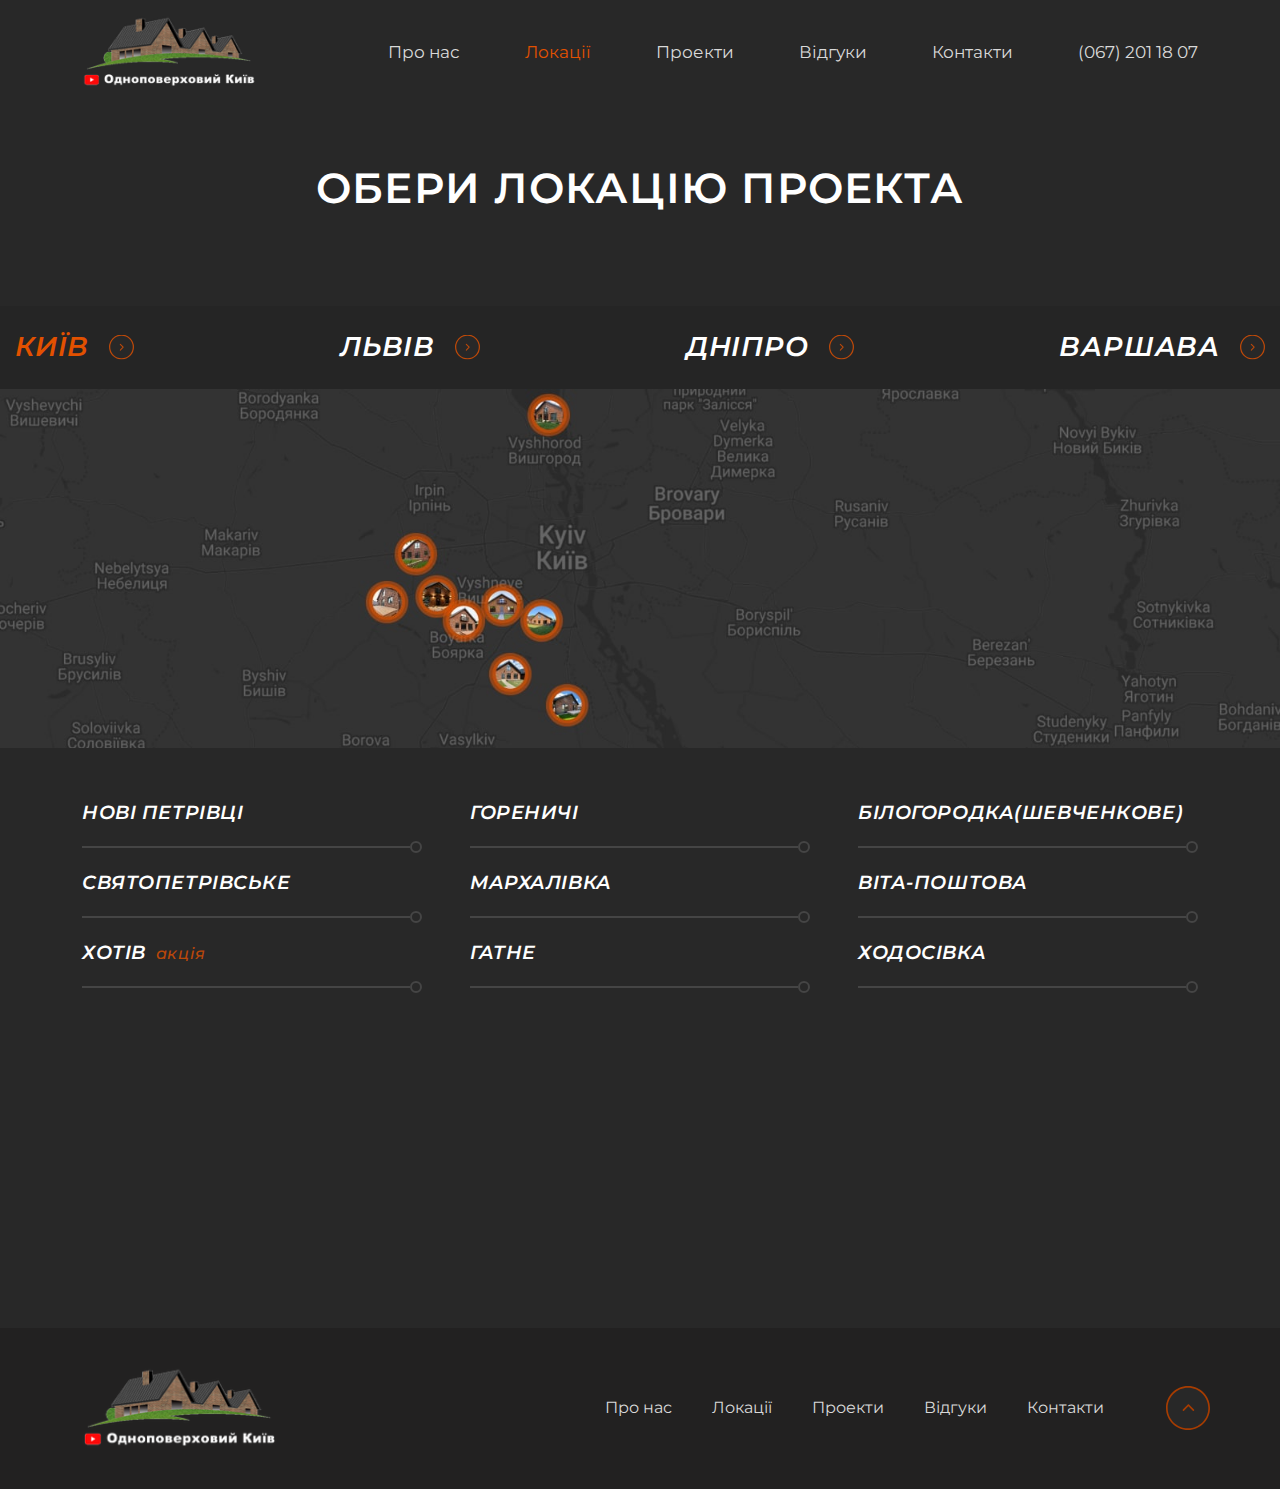
<file: locations.html>
<!DOCTYPE html>
<html lang="en">

<head>
    <meta charset="UTF-8">
    <meta http-equiv="X-UA-Compatible" content="IE=edge">
    <meta name="viewport" content="width=device-width, initial-scale=1.0">
    <title>Локації</title>
    <link rel="icon" href="img/new/Favicon.png">
    <link rel="stylesheet" href="css/lib/bootstrap.min.css">
    <link rel="stylesheet" href="https://cdn.jsdelivr.net/npm/swiper@8/swiper-bundle.min.css" />
    <link rel="stylesheet" href="https://cdn.jsdelivr.net/npm/@fancyapps/ui@4.0/dist/fancybox.css">
    <link rel="stylesheet" href="css/style.css">
</head>

<body>

    <div class="pagewrapper">
        <header class="header">
            <div class="container">
                <div class="row align-items-center">
                    <div class="col-lg-3">
                        <a href="index.html" class="header__logo"><img src="img/logo.png" alt="logo"></a>
                    </div>
                    <div class="col-lg-9 menucol">
                        <nav class="header__nav scrollnav">
                            <ul>
                                <li><a href="index.html#aboutus">Про нас</a></li>
                                <li class="active"><a href="locations.html">Локації</a></li>
                                <li><a href="projects.html">Проекти</a></li>
                                <li><a href="index.html#testimonials">Відгуки</a></li>
                                <li><a href="index.html#contacts">Контакти</a></li>
                                <li><a href="tel:0672011807">(067) 201 18 07</a></li>
                            </ul>
                        </nav>
                        <button class="closemenu">
                            <img src="img/close.png" alt="closemenu">
                        </button>
                    </div>
                    <button class="menubtn">
                        <img src="img/menu.png" alt="menu">
                    </button>
                </div>
            </div>
        </header>

        <main class="main">
            <section class="locations">
                <div class="locations__title">
                    <h1>
                        Обери Локацію Проекта
                    </h1>
                    <div class="locations__inner">
                        <div class="locations__top">
                            <div class="locations__top-row">
                                <div class="locations__top-tab" data-map="kyiv">
                                    Київ
                                </div>
                                <div class="locations__top-tab" data-map="lviv">
                                    Львів
                                </div>
                                <div class="locations__top-tab" data-map="dnipro">
                                    Дніпро
                                </div>
                                <div class="locations__top-tab" data-map="varshava">
                                    Варшава
                                </div>
                            </div>
                            <div class="locations__map">
                                <div class="locations__item kyiv">
                                    <img src="img/new/kyiv.jpg" alt="">
                                </div>
                                <div class="locations__item lviv">
                                    <img src="img/new/lviv.jpg" alt="">
                                </div>
                                <div class="locations__item dnipro">
                                    <img src="img/new/dnipro.jpg" alt="">
                                </div>
                                <div class="locations__item varshava">
                                    <img src="img/new/varshava.jpg" alt="">
                                </div>
                                <div class="locations__item kyiv_novi_petrivci">
                                    <img src="img/new/kyiv_novi_petrivci.jpg" alt="">
                                </div>
                                <div class="locations__item kyiv_gorenychi">
                                    <img src="img/new/kyib_gorenychi.jpg" alt="">
                                </div>
                                <div class="locations__item kyiv_bilogorodka">
                                    <img src="img/new/kyiv_bilogorodka.jpg" alt="">
                                </div>
                                <div class="locations__item kyiv_sviatopetrivske">
                                    <img src="img/new/kyiv_sviatopetrivske.jpg" alt="">
                                </div>
                                <div class="locations__item kyiv_marhalivka">
                                    <img src="img/new/kyiv_marhalivka.jpg" alt="">
                                </div>
                                <div class="locations__item kyiv_vita_poshtova">
                                    <img src="img/new/kyiv_vita_poshtova.jpg" alt="">
                                </div>
                                <div class="locations__item kyiv_hotiv">
                                    <img src="img/new/kyiv_hotiv.jpg" alt="">
                                </div>
                                <div class="locations__item kyiv_gatne">
                                    <img src="img/new/kyiv_gatne.jpg" alt="">
                                </div>
                                <div class="locations__item kyiv_hodosivka">
                                    <img src="img/new/kyiv_hodosivka.jpg" alt="">
                                </div>

                                <div class="locations__item lviv_solonka">
                                    <img src="img/new/lviv_solonka.jpg" alt="">
                                </div>
                                <div class="locations__item lviv_sokilnyky">
                                    <img src="img/new/lviv_sokilnyky.jpg" alt="">
                                </div>


                                <div class="locations__item dnipro_obyhivka">
                                    <img src="img/new/dnipro_obyhivka.jpg" alt="">
                                </div>

                                <div class="locations__item warshava_wolka_kozadowska">
                                    <img src="img/new/varshava_wolka_kozadowska.jpg" alt="">
                                </div>


                            </div>
                        </div>

                        <div class="locations__bottom kyiv">
                            <div class="container">
                                <div class="locations__bottom-row">
                                    <div class="locations__bottom-tab" data-loc="kyiv_novi_petrivci">
                                        Нові петрівці
                                    </div>
                                    <div class="locations__bottom-tab" data-loc="kyiv_gorenychi">
                                        Гореничі
                                    </div>
                                    <div class="locations__bottom-tab" data-loc="kyiv_bilogorodka">
                                        Білогородка(шевченкове)
                                    </div>
                                    <div class="locations__bottom-tab" data-loc="kyiv_sviatopetrivske">
                                        Святопетрівське
                                    </div>
                                    <div class="locations__bottom-tab" data-loc="kyiv_marhalivka">
                                        Мархалівка
                                    </div>
                                    <div class="locations__bottom-tab" data-loc="kyiv_vita_poshtova">
                                        Віта-поштова
                                    </div>
                                    <div class="locations__bottom-tab" data-loc="kyiv_hotiv">
                                        хотів<span>акція</span>
                                    </div>
                                    <div class="locations__bottom-tab" data-loc="kyiv_gatne">
                                        Гатне
                                    </div>
                                    <div class="locations__bottom-tab" data-loc="kyiv_hodosivka">
                                        Ходосівка
                                    </div>
                                </div>
                            </div>

                            <div class="locations__bottom-wraper kyiv_novi_petrivci">
                                <div class="container">
                                    <div class="locations__bottom-title">
                                        <h2>
                                            проекти на цій локації:
                                        </h2>
                                    </div>
                                    <div class="locations__bottom-content ">
                                        <div class="locations__bottom-item">
                                            <a href="about-project.html">
                                                <img src="img/new/tawnhause.png" alt="img">
                                                <span>Таунхауз</span>
                                            </a>
                                        </div>
                                        <div class="locations__bottom-item">
                                            <a href="about-project.html">
                                                <img src="img/new/duplex.png" alt="img">
                                                <span>дуплекс</span>
                                            </a>
                                        </div>
                                        <div class="locations__bottom-item">
                                            <a href="about-project.html">
                                                <img src="img/new/house62m.png" alt="img">
                                                <span>62 м²</span>
                                            </a>
                                        </div>
                                    </div>
                                </div>
                            </div>

                            <div class="locations__bottom-wraper kyiv_gorenychi">
                                <div class="container">
                                    <div class="locations__bottom-title">
                                        <h2>
                                            проекти на цій локації:
                                        </h2>
                                    </div>
                                    <div class="locations__bottom-content ">
                                        <div class="locations__bottom-item">
                                            <a href="about-project.html">
                                                <img src="img/new/tawnhause.png" alt="img">
                                                <span>Таунхауз</span>
                                            </a>
                                        </div>
                                        <div class="locations__bottom-item">
                                            <a href="about-project.html">
                                                <img src="img/new/house62m.png" alt="img">
                                                <span>62 м²</span>
                                            </a>
                                        </div>
                                         <div class="locations__bottom-item">
                                            <a href="about-project.html">
                                                <img src="img/new/duplex.png" alt="img">
                                                <span>дуплекс</span>
                                            </a>
                                        </div>
                                    </div>
                                </div>
                            </div>

                            <div class="locations__bottom-wraper kyiv_bilogorodka">
                                <div class="container">
                                    <div class="locations__bottom-title">
                                        <h2>
                                            проекти на цій локації:
                                        </h2>
                                    </div>
                                    <div class="locations__bottom-content ">
                                        <div class="locations__bottom-item">
                                            <a href="about-project.html">
                                                <img src="img/new/tawnhause.png" alt="img">
                                                <span>Таунхауз</span>
                                            </a>
                                        </div>
                                        <div class="locations__bottom-item">
                                            <a href="about-project.html">
                                                <img src="img/new/duplex.png" alt="img">
                                                <span>дуплекс</span>
                                            </a>
                                        </div>
                                    </div>
                                </div>
                            </div>

                            <div class="locations__bottom-wraper kyiv_sviatopetrivske">
                                <div class="container">
                                    <div class="locations__bottom-title">
                                        <h2>
                                            проекти на цій локації:
                                        </h2>
                                    </div>
                                    <div class="locations__bottom-content ">
                                        <div class="locations__bottom-item">
                                            <a href="about-project.html">
                                                <img src="img/new/tawnhause.png" alt="img">
                                                <span>Таунхауз</span>
                                            </a>
                                        </div>
                                    </div>
                                </div>
                            </div>

                            <div class="locations__bottom-wraper kyiv_marhalivka">
                                <div class="container">
                                    <div class="locations__bottom-title">
                                        <h2>
                                            проекти на цій локації:
                                        </h2>
                                    </div>
                                    <div class="locations__bottom-content ">
                                        <div class="locations__bottom-item">
                                            <a href="about-project.html">
                                                <img src="img/new/duplex.png" alt="img">
                                                <span>дуплекс</span>
                                            </a>
                                        </div>
                                    </div>
                                </div>
                            </div>

                            <div class="locations__bottom-wraper kyiv_vita_poshtova">
                                <div class="container">
                                    <div class="locations__bottom-title">
                                        <h2>
                                            проекти на цій локації:
                                        </h2>
                                    </div>
                                    <div class="locations__bottom-content ">
                                        <div class="locations__bottom-item">
                                            <a href="about-project.html">
                                                <img src="img/new/duplex.png" alt="img">
                                                <span>дуплекс</span>
                                            </a>
                                        </div>
                                    </div>
                                </div>
                            </div>

                            <div class="locations__bottom-wraper kyiv_hotiv">
                                <div class="container">
                                    <div class="locations__bottom-title">
                                        <h2>
                                            проекти на цій локації:
                                        </h2>
                                    </div>
                                    <div class="locations__bottom-content ">
                                        <div class="locations__bottom-item">
                                            <a href="about-project.html">
                                                <img src="img/new/duplex.png" alt="img">
                                                <span>дуплекс</span>
                                            </a>
                                        </div>
                                    </div>
                                </div>
                            </div>

                            <div class="locations__bottom-wraper kyiv_gatne">
                                <div class="container">
                                    <div class="locations__bottom-title">
                                        <h2>
                                            проекти на цій локації:
                                        </h2>
                                    </div>
                                    <div class="locations__bottom-content ">
                                        <div class="locations__bottom-item">
                                            <a href="about-project.html">
                                                <img src="img/new/duplex.png" alt="img">
                                                <span>дуплекс</span>
                                            </a>
                                        </div>
                                    </div>
                                </div>
                            </div>

                            <div class="locations__bottom-wraper kyiv_hodosivka">
                                <div class="container">
                                    <div class="locations__bottom-title">
                                        <h2>
                                            проекти на цій локації:
                                        </h2>
                                    </div>
                                    <div class="locations__bottom-content ">
                                        <div class="locations__bottom-item">
                                            <a href="about-project.html">
                                                <img src="img/new/tawnhause.png" alt="img">
                                                <span>Таунхауз</span>
                                            </a>
                                        </div>
                                        <div class="locations__bottom-item">
                                            <a href="about-project.html">
                                                <img src="img/new/duplex.png" alt="img">
                                                <span>дуплекс</span>
                                            </a>
                                        </div>
                                        <div class="locations__bottom-item">
                                            <a href="about-project.html">
                                                <img src="img/new/house62m.png" alt="img">
                                                <span>62 м²</span>
                                            </a>
                                        </div>
                                    </div>
                                </div>
                            </div>
                        </div>

                        <div class="locations__bottom lviv">
                            <div class="container">
                                <div class="locations__bottom-row">
                                    <div class="locations__bottom-tab" data-loc="lviv_solonka">
                                        Солонка
                                    </div>
                                    <div class="locations__bottom-tab" data-loc="lviv_sokilnyky">
                                        Сокільники <span>в перспективі</span>
                                    </div>
                                </div>
                            </div>

                            <div class="locations__bottom-wraper lviv_solonka">
                                <div class="container">
                                    <div class="locations__bottom-title">
                                        <h2>
                                            проекти на цій локації:
                                        </h2>
                                    </div>
                                    <div class="locations__bottom-content">
                                        <div class="locations__bottom-item">
                                            <a href="about-project.html">
                                                <img src="img/new/tawnhause.png" alt="img">
                                                <span>Таунхауз</span>
                                            </a>
                                        </div>
                                        <div class="locations__bottom-item">
                                            <a href="about-project.html">
                                                <img src="img/new/duplex.png" alt="img">
                                                <span>дуплекс</span>
                                            </a>
                                        </div>
                                        <div class="locations__bottom-item">
                                            <a href="about-project.html">
                                                <img src="img/new/house62m.png" alt="img">
                                                <span>62 м²</span>
                                            </a>
                                        </div>
                                    </div>
                                </div>
                            </div>

                            <div class="locations__bottom-wraper lviv_sokilnyky">
                                <div class="container">
                                    <div class="locations__bottom-title">
                                        <h2>
                                            проекти на цій локації:
                                        </h2>
                                    </div>
                                    <div class="locations__bottom-content">
                                        <div class="locations__bottom-item">
                                            <a href="about-project.html">
                                                <img src="img/new/duplex.png" alt="img">
                                                <span>дуплекс</span>
                                            </a>
                                        </div>
                                        <div class="locations__bottom-item">
                                            <a href="about-project.html">
                                                <img src="img/new/house62m.png" alt="img">
                                                <span>62 м²</span>
                                            </a>
                                        </div>
                                    </div>
                                </div>
                            </div>
                        </div>

                        <div class="locations__bottom dnipro">
                            <div class="container">
                                <div class="locations__bottom-row">
                                    <div class="locations__bottom-tab" data-loc="dnipro_obyhivka">
                                        Обухівка(кіровське)
                                    </div>
                                </div>
                            </div>
                            <div class="locations__bottom-wraper dnipro_obyhivka">
                                <div class="container">
                                    <div class="locations__bottom-title">
                                        <h2>
                                            проекти на цій локації:
                                        </h2>
                                    </div>
                                    <div class="locations__bottom-content">
                                        <div class="locations__bottom-item">
                                            <a href="about-project.html">
                                                <img src="img/new/tawnhause.png" alt="img">
                                                <span>Таунхауз</span>
                                            </a>
                                        </div>
                                        <div class="locations__bottom-item">
                                            <a href="about-project.html">
                                                <img src="img/new/duplex.png" alt="img">
                                                <span>дуплекс</span>
                                            </a>
                                        </div>
                                        <div class="locations__bottom-item">
                                            <a href="about-project.html">
                                                <img src="img/new/house62m.png" alt="img">
                                                <span>62 м²</span>
                                            </a>
                                        </div>
                                    </div>
                                </div>
                            </div>
                        </div>

                        <div class="locations__bottom varshava">
                            <div class="container">
                                <div class="locations__bottom-row">
                                    <div class="locations__bottom-tab" data-loc="warshava_wolka_kozadowska">
                                        wolka kozodawska
                                    </div>
                                </div>
                            </div>
                            <div class="locations__bottom-wraper warshava_wolka_kozadowska">
                                <div class="container">
                                    <div class="locations__bottom-title">
                                        <h2>
                                            проекти на цій локації:
                                        </h2>
                                    </div>
                                    <div class="locations__bottom-content">
                                        <div class="locations__bottom-item">
                                            <a href="about-project.html">
                                                <img src="img/new/tawnhause.png" alt="img">
                                                <span>Таунхауз</span>
                                            </a>
                                        </div>
                                        <div class="locations__bottom-item">
                                            <a href="about-project.html">
                                                <img src="img/new/duplex.png" alt="img">
                                                <span>дуплекс</span>
                                            </a>
                                        </div>
                                        <div class="locations__bottom-item">
                                            <a href="about-project.html">
                                                <img src="img/new/house62m.png" alt="img">
                                                <span>62 м²</span>
                                            </a>
                                        </div>
                                    </div>
                                </div>
                            </div>
                        </div>

                    </div>
                </div>
            </section>

        </main>
        <footer class="footer">
            <div class="container">
                <div class="row align-items-center">
                    <div class="col-lg-3">
                        <div class="footerlogowrap">
                            <a href="#" class="footer__logo"><img src="img/logo-footer.svg" alt="logo"></a>
                        </div>
                    </div>
                    <div class="col-lg-9">
                        <nav>
                            <ul>
                                <li class="scrollitem"><a href="#aboutus">Про нас</a></li>
                                <li><a href="locations.html">Локації</a></li>
                                <li><a href="projects.html">Проекти</a></li>
                                <li class="scrollitem"><a href="#testimonials">Відгуки</a></li>
                                <li class="scrollitem"><a href="#contacts">Контакти</a></li>
                            </ul>
                        </nav>
                        <a href="#" class="totop"><img src="img/totop.svg" alt="to top"></a>
                    </div>
                </div>
            </div>
        </footer>
    </div>


    <script src="js/lib/jquery.js"></script>
    <script src="js/lib/bootstrap.min.js"></script>
    <script src="https://cdn.jsdelivr.net/npm/swiper@8/swiper-bundle.min.js"></script>
    <script src="https://cdn.jsdelivr.net/npm/@fancyapps/ui@4.0/dist/fancybox.umd.js"></script>
    <script src="js/common.js"></script>
</body>

</html>
</file>
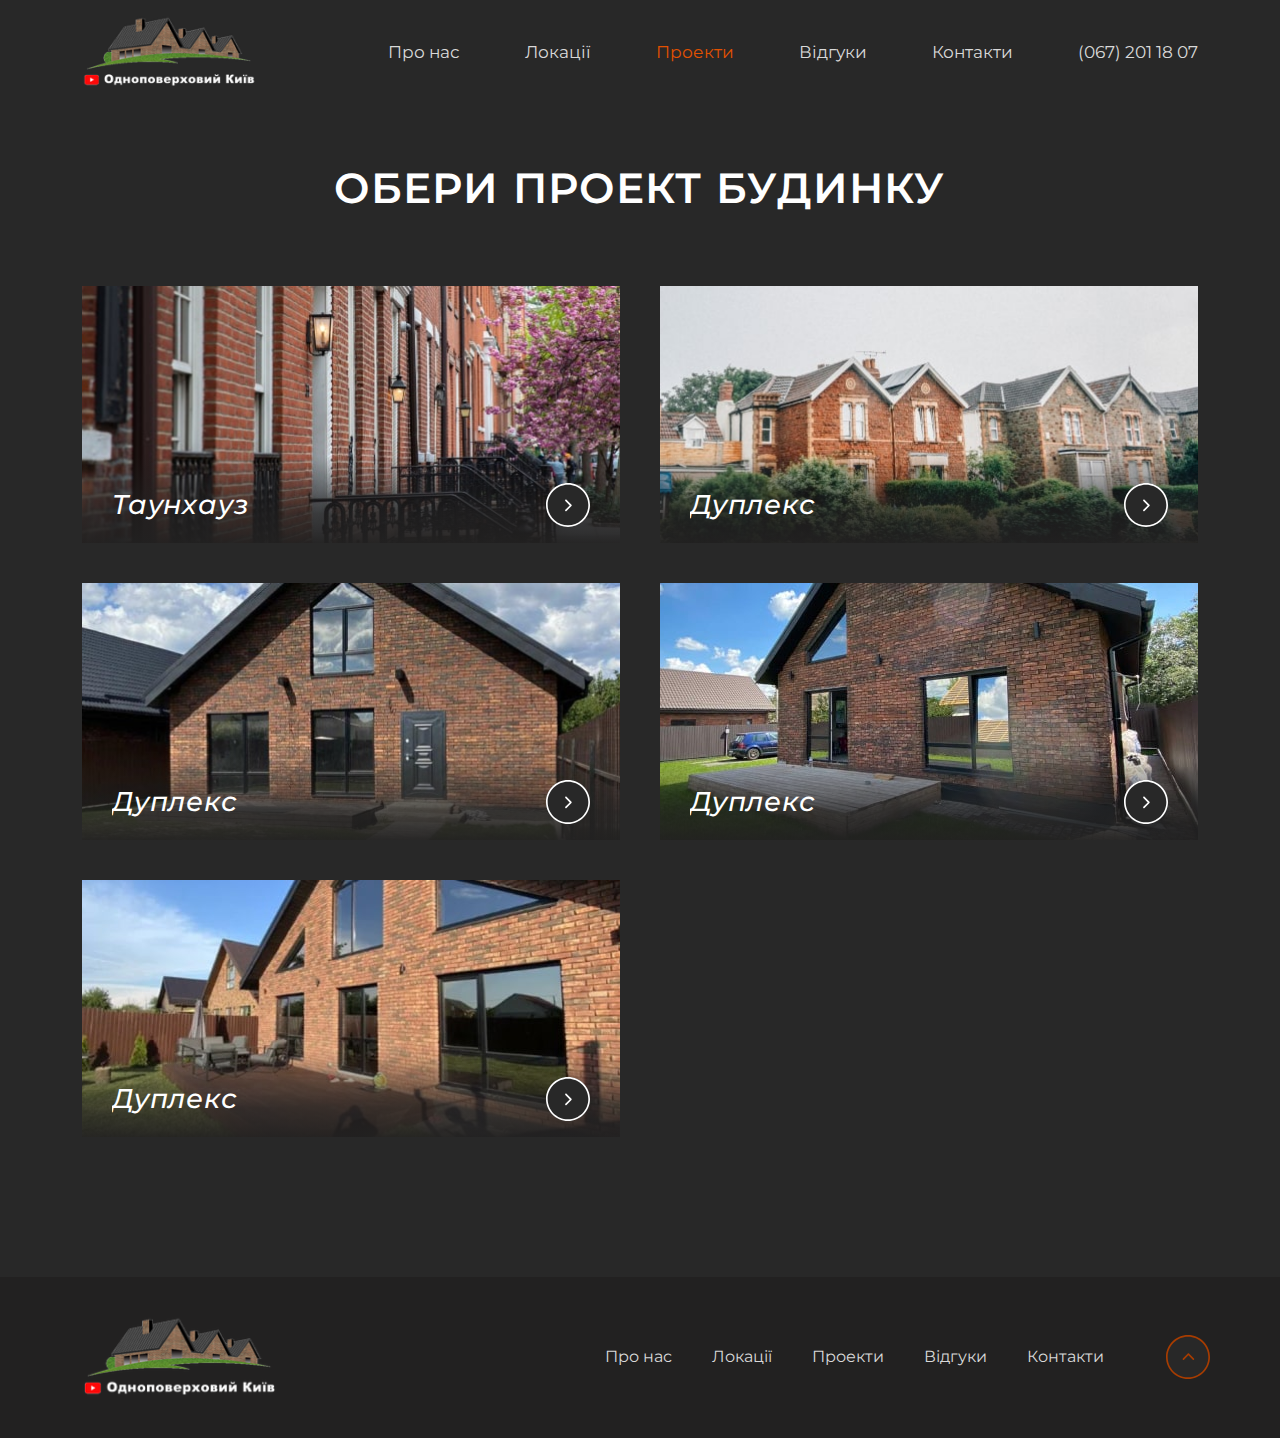
<file: projects.html>
<!DOCTYPE html>
<html lang="en">

<head>
    <meta charset="UTF-8">
    <meta http-equiv="X-UA-Compatible" content="IE=edge">
    <meta name="viewport" content="width=device-width, initial-scale=1.0">
    <title>Проєкти</title>
    <link rel="icon" href="img/new/Favicon.png">
    <link rel="stylesheet" href="css/lib/bootstrap.min.css">
    <link rel="stylesheet" href="https://cdn.jsdelivr.net/npm/swiper@8/swiper-bundle.min.css" />
    <link rel="stylesheet" href="https://cdn.jsdelivr.net/npm/@fancyapps/ui@4.0/dist/fancybox.css">
    <link rel="stylesheet" href="css/style.css">
</head>

<body>

    <div class="pagewrapper">
        <header class="header">
            <div class="container">
                <div class="row align-items-center">
                    <div class="col-lg-3">
                        <a href="#" class="header__logo"><img src="img/logo.png" alt="logo"></a>
                    </div>
                    <div class="col-lg-9 menucol">
                        <nav class="header__nav">
                            <ul>
                                <li><a href="index.html#aboutus">Про нас</a></li>
                                <li><a href="locations.html">Локації</a></li>
                                <li class="active"><a href="projects.html">Проекти</a></li>
                                <li><a href="index.html#testimonials">Відгуки</a></li>
                                <li><a href="index.html#contacts">Контакти</a></li>
                                <li><a href="tel:0672011807">(067) 201 18 07</a></li>
                            </ul>
                        </nav>
                        <button class="closemenu">
                            <img src="img/close.png" alt="closemenu">
                        </button>
                    </div>
                    <button class="menubtn">
                        <img src="img/menu.png" alt="menu">
                    </button>
                </div>
            </div>
        </header>

        <main class="main">
            <section class="projects">
                <div class="container">
                    <h1>Обери Проект будинку</h1>
                    <div class="row">
                        <div class="col-lg-6">
                            <div class="projects__block" data-bs-toggle="modal" data-bs-target="#projects">
                                <img src="img/projects1.jpg" alt="img">
                                <div class="projects__name">
                                    <p>
                                        <span class="name">Таунхауз</span>
                                        <span class="square">62 м²</span>
                                    </p>
                                    <svg width="44" height="44" viewBox="0 0 44 44" fill="none"
                                        xmlns="http://www.w3.org/2000/svg">
                                        <path
                                            d="M44 22C44 34.1503 34.1503 44 22 44C9.84974 44 0 34.1503 0 22C0 9.84974 9.84974 0 22 0C34.1503 0 44 9.84974 44 22Z"
                                            fill="#282828" />
                                        <path class="svgcolor" fill-rule="evenodd" clip-rule="evenodd"
                                            d="M22 42.3396C33.2333 42.3396 42.3396 33.2333 42.3396 22C42.3396 10.7667 33.2333 1.66038 22 1.66038C10.7667 1.66038 1.66038 10.7667 1.66038 22C1.66038 33.2333 10.7667 42.3396 22 42.3396ZM22 44C34.1503 44 44 34.1503 44 22C44 9.84974 34.1503 0 22 0C9.84974 0 0 9.84974 0 22C0 34.1503 9.84974 44 22 44Z"
                                            fill="white" />
                                        <path class="svgcolor" fill-rule="evenodd" clip-rule="evenodd"
                                            d="M19.3369 16.8467C19.6611 16.5225 20.1868 16.5225 20.511 16.8467L25.4921 21.8278C25.8163 22.152 25.8163 22.6777 25.4921 23.0019L20.511 27.983C20.1868 28.3072 19.6611 28.3072 19.3369 27.983C19.0127 27.6588 19.0127 27.1331 19.3369 26.8089L23.731 22.4148L19.3369 18.0207C19.0127 17.6965 19.0127 17.1709 19.3369 16.8467Z"
                                            fill="white" />
                                    </svg>
                                </div>
                            </div>
                        </div>
                        <div class="col-lg-6">
                            <div class="projects__block" data-bs-toggle="modal" data-bs-target="#projects">
                                <img src="img/projects2.jpg" alt="img">
                                <div class="projects__name">
                                    <p>
                                        <span class="name">Дуплекс</span>
                                        <span class="square">62 м²</span>
                                    </p>
                                    <svg width="44" height="44" viewBox="0 0 44 44" fill="none"
                                        xmlns="http://www.w3.org/2000/svg">
                                        <path
                                            d="M44 22C44 34.1503 34.1503 44 22 44C9.84974 44 0 34.1503 0 22C0 9.84974 9.84974 0 22 0C34.1503 0 44 9.84974 44 22Z"
                                            fill="#282828" />
                                        <path class="svgcolor" fill-rule="evenodd" clip-rule="evenodd"
                                            d="M22 42.3396C33.2333 42.3396 42.3396 33.2333 42.3396 22C42.3396 10.7667 33.2333 1.66038 22 1.66038C10.7667 1.66038 1.66038 10.7667 1.66038 22C1.66038 33.2333 10.7667 42.3396 22 42.3396ZM22 44C34.1503 44 44 34.1503 44 22C44 9.84974 34.1503 0 22 0C9.84974 0 0 9.84974 0 22C0 34.1503 9.84974 44 22 44Z"
                                            fill="white" />
                                        <path class="svgcolor" fill-rule="evenodd" clip-rule="evenodd"
                                            d="M19.3369 16.8467C19.6611 16.5225 20.1868 16.5225 20.511 16.8467L25.4921 21.8278C25.8163 22.152 25.8163 22.6777 25.4921 23.0019L20.511 27.983C20.1868 28.3072 19.6611 28.3072 19.3369 27.983C19.0127 27.6588 19.0127 27.1331 19.3369 26.8089L23.731 22.4148L19.3369 18.0207C19.0127 17.6965 19.0127 17.1709 19.3369 16.8467Z"
                                            fill="white" />
                                    </svg>
                                </div>
                            </div>
                        </div>
                        <div class="col-lg-6">
                            <div class="projects__block" data-bs-toggle="modal" data-bs-target="#projects">
                                <img src="img/projects3.jpg" alt="img">
                                <div class="projects__name">
                                    <p>
                                        <span class="name">Дуплекс</span>
                                        <span class="square">62 м²</span>
                                    </p>
                                    <svg width="44" height="44" viewBox="0 0 44 44" fill="none"
                                        xmlns="http://www.w3.org/2000/svg">
                                        <path
                                            d="M44 22C44 34.1503 34.1503 44 22 44C9.84974 44 0 34.1503 0 22C0 9.84974 9.84974 0 22 0C34.1503 0 44 9.84974 44 22Z"
                                            fill="#282828" />
                                        <path class="svgcolor" fill-rule="evenodd" clip-rule="evenodd"
                                            d="M22 42.3396C33.2333 42.3396 42.3396 33.2333 42.3396 22C42.3396 10.7667 33.2333 1.66038 22 1.66038C10.7667 1.66038 1.66038 10.7667 1.66038 22C1.66038 33.2333 10.7667 42.3396 22 42.3396ZM22 44C34.1503 44 44 34.1503 44 22C44 9.84974 34.1503 0 22 0C9.84974 0 0 9.84974 0 22C0 34.1503 9.84974 44 22 44Z"
                                            fill="white" />
                                        <path class="svgcolor" fill-rule="evenodd" clip-rule="evenodd"
                                            d="M19.3369 16.8467C19.6611 16.5225 20.1868 16.5225 20.511 16.8467L25.4921 21.8278C25.8163 22.152 25.8163 22.6777 25.4921 23.0019L20.511 27.983C20.1868 28.3072 19.6611 28.3072 19.3369 27.983C19.0127 27.6588 19.0127 27.1331 19.3369 26.8089L23.731 22.4148L19.3369 18.0207C19.0127 17.6965 19.0127 17.1709 19.3369 16.8467Z"
                                            fill="white" />
                                    </svg>
                                </div>
                            </div>
                        </div>
                        <div class="col-lg-6">
                            <div class="projects__block" data-bs-toggle="modal" data-bs-target="#projects">
                                <img src="img/projects4.jpg" alt="img">
                                <div class="projects__name">
                                    <p>
                                        <span class="name">Дуплекс</span>
                                        <span class="square">120 м²</span>
                                    </p>
                                    <svg width="44" height="44" viewBox="0 0 44 44" fill="none"
                                        xmlns="http://www.w3.org/2000/svg">
                                        <path
                                            d="M44 22C44 34.1503 34.1503 44 22 44C9.84974 44 0 34.1503 0 22C0 9.84974 9.84974 0 22 0C34.1503 0 44 9.84974 44 22Z"
                                            fill="#282828" />
                                        <path class="svgcolor" fill-rule="evenodd" clip-rule="evenodd"
                                            d="M22 42.3396C33.2333 42.3396 42.3396 33.2333 42.3396 22C42.3396 10.7667 33.2333 1.66038 22 1.66038C10.7667 1.66038 1.66038 10.7667 1.66038 22C1.66038 33.2333 10.7667 42.3396 22 42.3396ZM22 44C34.1503 44 44 34.1503 44 22C44 9.84974 34.1503 0 22 0C9.84974 0 0 9.84974 0 22C0 34.1503 9.84974 44 22 44Z"
                                            fill="white" />
                                        <path class="svgcolor" fill-rule="evenodd" clip-rule="evenodd"
                                            d="M19.3369 16.8467C19.6611 16.5225 20.1868 16.5225 20.511 16.8467L25.4921 21.8278C25.8163 22.152 25.8163 22.6777 25.4921 23.0019L20.511 27.983C20.1868 28.3072 19.6611 28.3072 19.3369 27.983C19.0127 27.6588 19.0127 27.1331 19.3369 26.8089L23.731 22.4148L19.3369 18.0207C19.0127 17.6965 19.0127 17.1709 19.3369 16.8467Z"
                                            fill="white" />
                                    </svg>
                                </div>
                            </div>
                        </div>
                        <div class="col-lg-6">
                            <div class="projects__block" data-bs-toggle="modal" data-bs-target="#projects">
                                <img src="img/projects5.jpg" alt="img">
                                <div class="projects__name">
                                    <p>
                                        <span class="name">Дуплекс</span>
                                        <span class="square">190 м²</span>
                                    </p>
                                    <svg width="44" height="44" viewBox="0 0 44 44" fill="none"
                                        xmlns="http://www.w3.org/2000/svg">
                                        <path
                                            d="M44 22C44 34.1503 34.1503 44 22 44C9.84974 44 0 34.1503 0 22C0 9.84974 9.84974 0 22 0C34.1503 0 44 9.84974 44 22Z"
                                            fill="#282828" />
                                        <path class="svgcolor" fill-rule="evenodd" clip-rule="evenodd"
                                            d="M22 42.3396C33.2333 42.3396 42.3396 33.2333 42.3396 22C42.3396 10.7667 33.2333 1.66038 22 1.66038C10.7667 1.66038 1.66038 10.7667 1.66038 22C1.66038 33.2333 10.7667 42.3396 22 42.3396ZM22 44C34.1503 44 44 34.1503 44 22C44 9.84974 34.1503 0 22 0C9.84974 0 0 9.84974 0 22C0 34.1503 9.84974 44 22 44Z"
                                            fill="white" />
                                        <path class="svgcolor" fill-rule="evenodd" clip-rule="evenodd"
                                            d="M19.3369 16.8467C19.6611 16.5225 20.1868 16.5225 20.511 16.8467L25.4921 21.8278C25.8163 22.152 25.8163 22.6777 25.4921 23.0019L20.511 27.983C20.1868 28.3072 19.6611 28.3072 19.3369 27.983C19.0127 27.6588 19.0127 27.1331 19.3369 26.8089L23.731 22.4148L19.3369 18.0207C19.0127 17.6965 19.0127 17.1709 19.3369 16.8467Z"
                                            fill="white" />
                                    </svg>
                                </div>
                            </div>
                        </div>
                    </div>
                </div>
            </section>
        </main>

        <footer class="footer">
            <div class="container">
                <div class="row align-items-center">
                    <div class="col-lg-3">
                        <div class="footerlogowrap">
                            <a href="#" class="footer__logo"><img src="img/logo-footer.svg" alt="logo"></a>
                        </div>
                    </div>
                    <div class="col-lg-9">
                        <nav>
                            <ul>
                                <li><a href="index.html#aboutus">Про нас</a></li>
                                <li><a href="locations.html">Локації</a></li>
                                <li><a href="projects.html">Проекти</a></li>
                                <li><a href="index.html#testimonials">Відгуки</a></li>
                                <li><a href="index.html#contacts">Контакти</a></li>
                            </ul>
                        </nav>
                        <a href="#" class="totop"><img src="img/totop.svg" alt="to top"></a>
                    </div>
                </div>
            </div>
        </footer>
    </div>

    <div class="modal fade projectsmodal" id="projects" tabindex="-1" aria-labelledby="exampleModalLabel"
        aria-hidden="true">
        <div class="modal-dialog modal-dialog-centered modal-lg">
            <div class="modal-content">
                <button type="button" class="btn-close" data-bs-dismiss="modal" aria-label="Close"></button>
                <div class="projectsmodal__top">
                    <p class="title">Таунхауз</p>
                    <div class="row">
                        <div class="projectsmodal__topleft">
                            <div class="descr">
                                <p>
                                    Давно встановлено, що читач відволікатиметься на читабельний вміст сторінки,
                                    дивлячись на її макет. Сенс використання Lorem Ipsum полягає в тому, що він має
                                    більш-менш нормальний розподіл літер, на відміну від використання «Вміст тут, вміст
                                    тут», що робить його схожим на читабельну англійську мову.
                                </p>
                                <p>
                                    Багато пакетів для настільних видавництв і редакторів веб-сторінок тепер
                                    використовують Lorem Ipsum як текст моделі за замовчуванням, а пошук за запитом
                                    «lorem ipsum» відкриє багато веб-сайтів, які ще знаходяться в зародковому стані.
                                    Протягом багатьох років розвивалися різні версії, іноді випадково, іноді навмисно
                                    (введений гумор тощо).
                                </p>
                                <a class="projwatch" href="about-project.html">Дивитись проект</a>
                            </div>
                        </div>
                        <div class="projectsmodal__topright">
                            <div class="locations__link">
                                Білгородка <span>від $ 900 м²</span>
                            </div>
                            <div class="locations__link">
                                C. МАРХАЛIВКА <span>від $ 1200 м²</span>
                            </div>
                            <div class="locations__link">
                                с.соф.борщагівка <span>від $ 1400 м²</span>
                            </div>
                            <div class="locations__link">
                                Святопетрівське <span>від $ 950 м²</span>
                            </div>
                            <div class="locations__link">
                                ходосівка <span>від $ 800 м²</span>
                            </div>
                        </div>
                    </div>
                </div>
                <div class="projectsmodal__bottom">
                    <div class="swiper mySwiper">
                        <div class="swiper-wrapper">
                            <div class="swiper-slide">
                                <div class="asortslide asortslide_big">
                                    <a data-fancybox="gallery" data-src="img/slide1.jpg">
                                        <div class="asortslide__box">
                                            <img class="slideimg" src="img/slide1.jpg" alt="img">
                                        </div>
                                    </a>
                                    <div class="hidegallerybox">
                                        <a data-fancybox="gallery" data-src="img/slide2.jpg"></a>
                                        <a data-fancybox="gallery" data-src="img/slide3.jpg"></a>
                                    </div>
                                </div>
                            </div>

                            <div class="swiper-slide">
                                <div class="asortslide">
                                    <a data-fancybox="gallery1" data-src="img/slide2.jpg">
                                        <div class="asortslide__box">
                                            <img class="slideimg" src="img/slide2.jpg" alt="img">
                                        </div>
                                    </a>
                                    <div class="hidegallerybox">
                                        <a data-fancybox="gallery1" data-src="img/slide2.jpg"></a>
                                        <a data-fancybox="gallery1" data-src="img/slide3.jpg"></a>
                                    </div>

                                    <div class="asortslide__box removeshadow">
                                        <iframe src="https://www.youtube.com/embed/OqUibYhxNlQ"
                                            title="YouTube video player" frameborder="0"
                                            allow="accelerometer; autoplay; clipboard-write; encrypted-media; gyroscope; picture-in-picture"
                                            allowfullscreen></iframe>
                                    </div>
                                </div>
                            </div>

                            <div class="swiper-slide">
                                <div class="asortslide">
                                    <a data-fancybox="gallery3" data-src="img/slide4.jpg">
                                        <div class="asortslide__box">
                                            <img class="slideimg" src="img/slide4.jpg" alt="img">
                                        </div>
                                    </a>
                                    <div class="hidegallerybox">
                                        <a data-fancybox="gallery3" data-src="img/slide2.jpg"></a>
                                        <a data-fancybox="gallery3" data-src="img/slide3.jpg"></a>
                                    </div>
                                    <a data-fancybox="gallery5" data-src="img/slide2.jpg">
                                        <div class="asortslide__box">
                                            <img class="slideimg" src="img/slide5.jpg" alt="img">
                                        </div>
                                    </a>
                                    <div class="hidegallerybox">
                                        <a data-fancybox="gallery4" data-src="img/slide2.jpg"></a>
                                        <a data-fancybox="gallery4" data-src="img/slide3.jpg"></a>
                                    </div>
                                </div>
                            </div>

                            <div class="swiper-slide">
                                <div class="asortslide asortslide_big">
                                    <a data-fancybox="gallery" data-src="img/slide1.jpg">
                                        <div class="asortslide__box">
                                            <img class="slideimg" src="img/slide1.jpg" alt="img">
                                        </div>
                                    </a>
                                    <div class="hidegallerybox">
                                        <a data-fancybox="gallery" data-src="img/slide2.jpg"></a>
                                        <a data-fancybox="gallery" data-src="img/slide3.jpg"></a>
                                    </div>
                                </div>
                            </div>
                        </div>
                        <div class="swiper-button-next"></div>
                        <div class="swiper-button-prev"></div>
                    </div>
                </div>
            </div>
        </div>
    </div>



    <script src="js/lib/jquery.js"></script>
    <script src="js/lib/bootstrap.min.js"></script>
    <script src="https://cdn.jsdelivr.net/npm/swiper@8/swiper-bundle.min.js"></script>
    <script src="https://cdn.jsdelivr.net/npm/@fancyapps/ui@4.0/dist/fancybox.umd.js"></script>
    <script src="js/common.js"></script>
</body>

</html>
</file>
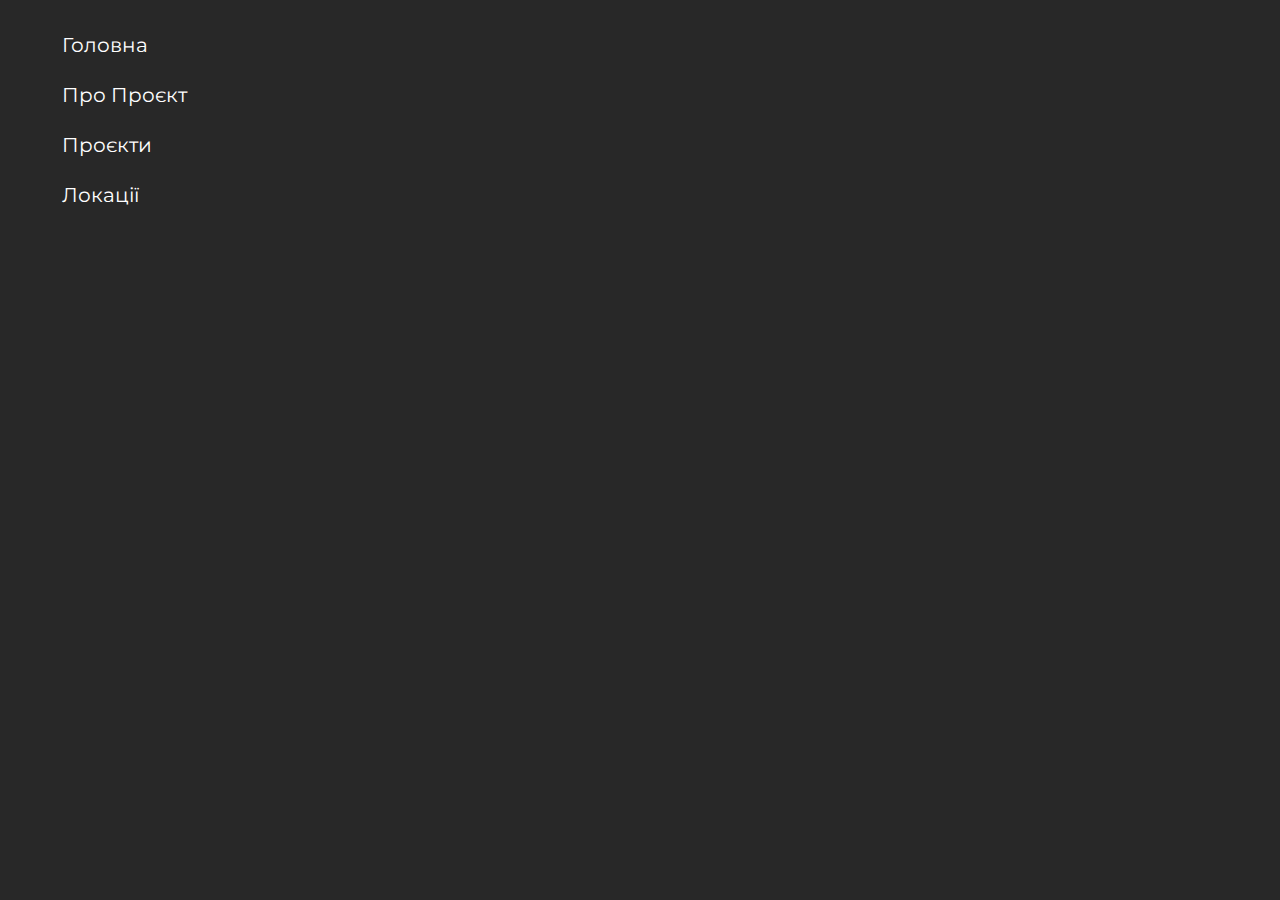
<file: sitemap.html>
<!DOCTYPE html>
<html lang="en">

<head>
    <meta charset="UTF-8">
    <meta http-equiv="X-UA-Compatible" content="IE=edge">
    <meta name="viewport" content="width=device-width, initial-scale=1.0">
    <title>Сторінки</title>
    <link rel="icon" href="img/new/Favicon.png">
    <link rel="stylesheet" href="css/lib/bootstrap.min.css">
    <link rel="stylesheet" href="https://cdn.jsdelivr.net/npm/swiper@8/swiper-bundle.min.css" />
    <link rel="stylesheet" href="https://cdn.jsdelivr.net/npm/@fancyapps/ui@4.0/dist/fancybox.css">
    <link rel="stylesheet" href="css/style.css">
</head>

<body>

    <div class="sitemap">
        <ul>
            <li><a href="index.html" target="_blank">Головна</a></li>
            <li><a href="about-project.html" target="_blank">Про Проєкт</a></li>
            <li><a href="projects.html" target="_blank">Проєкти</a></li>
            <li><a href="locations.html" target="_blank">Локації</a></li>
        </ul>
    </div>

    <style>
        .sitemap {
            padding: 30px;
        }

        ul {
            list-style-type: none;
        }

        li {
            margin-bottom: 20px;
        }

        a {
            text-decoration: none;
            color: #fff;
            font-size: 20px;
        }
    </style>

    <script src="js/lib/jquery.js"></script>
    <script src="js/lib/bootstrap.min.js"></script>
    <script src="https://cdn.jsdelivr.net/npm/swiper@8/swiper-bundle.min.js"></script>
    <script src="https://cdn.jsdelivr.net/npm/@fancyapps/ui@4.0/dist/fancybox.umd.js"></script>
    <script src="js/common.js"></script>
</body>

</html>
</file>
<file: css/style.css>
@import url("https://fonts.googleapis.com/css2?family=Montserrat:wght@100;200;300;400;500;600;700;800;900&display=swap");.section-title{margin:0;letter-spacing:0.03em;text-transform:uppercase;font-weight:600;font-size:42px;line-height:130%;color:#FFFFFF}.flexbox{display:-webkit-box;display:-ms-flexbox;display:flex;-ms-flex-wrap:wrap;flex-wrap:wrap}header.header{padding:16px 0;position:fixed;top:0;left:0;width:100%;z-index:11;background:#282828}.header__logo img{max-width:176px}.header__nav ul{list-style-type:none;padding:0;margin:0;display:-webkit-box;display:-ms-flexbox;display:flex;-webkit-box-align:center;-ms-flex-align:center;align-items:center;-webkit-box-pack:end;-ms-flex-pack:end;justify-content:flex-end}.header__nav ul li{margin-right:65px}.header__nav ul li:last-child{margin-right:0;font-size:18px}.header__nav ul li a{color:#D9D9D9;font-size:17px;line-height:150%;text-decoration:none;-webkit-transition:0.3s;transition:0.3s}.header__nav ul li a:hover{color:#E25100}.header__nav ul li.active a{color:#E25100}.closemenu,.menubtn{display:none}@media (max-width:1199.8px){.header__logo img{max-width:150px}.header__nav ul li a{font-size:15px}.header__nav ul li{margin-right:40px}}@media (max-width:991.8px){.menubtn{display:inline-block;position:absolute;right:15px;top:0;width:32px;height:32px;background:transparent;border:none;outline:none;padding:0;top:50%;-webkit-transform:translateY(-50%);transform:translateY(-50%)}header.header .menucol{background:#282828;position:fixed;left:0;top:0;width:100%;height:100vh;z-index:19;padding:50px 30px;-webkit-transition:0.5s;transition:0.5s;-webkit-transform:translateX(100%);transform:translateX(100%)}header.header .menucol.show{-webkit-transform:translateX(0);transform:translateX(0)}header.header .container{position:relative}header.header{padding:10px 0}.header__nav{overflow:scroll;height:100%}.header__nav ul{display:block}.header__nav ul li{margin-bottom:10px}.header__nav ul li a{font-size:22px}.closemenu{display:inline-block;border:none;padding:0;outline:none;position:absolute;right:30px;top:30px;background:transparent;width:24px;height:24px}.closemenu img{width:100%}}@media (max-width:575.8px){.header__logo img{max-width:130px}.welcomescreen{padding:40px 0 0 0}.main{padding-top:75px}.closemenu{right:20px;top:20px}.header__nav ul li{margin-bottom:20px}.header__nav ul li a{font-size:18px}}:root{scroll-behavior:inherit}body{font-family:"Montserrat",sans-serif;background:#282828}body,html{height:100%}main.main{-webkit-box-flex:1;-ms-flex:1 1 auto;flex:1 1 auto;padding-top:105px}.pagewrapper{min-height:100%;display:-webkit-box;display:-ms-flexbox;display:flex;-webkit-box-orient:vertical;-webkit-box-direction:normal;-ms-flex-direction:column;flex-direction:column;overflow:hidden}@media (min-width:1400px){.container{max-width:1446px}}.welcomescreen{padding:56px 0 0 0}.welcomescreen .subtitle{margin:0 0 10px 0;color:#fff;letter-spacing:0.03em;text-transform:uppercase;font-style:italic;font-weight:500;font-size:24px;line-height:159%}.welcomescreen h1{margin:0;color:#fff;letter-spacing:0.03em;text-transform:uppercase;font-weight:600;font-size:65px;line-height:120%;margin-bottom:50px}.welcomescreen video{width:100%}.welcomescreen__right p{color:#fff;font-size:16px;line-height:150%;margin:0 0 25px 0}.welcomescreen__right .welcomescreen__circles{display:-webkit-box;display:-ms-flexbox;display:flex;-webkit-box-align:center;-ms-flex-align:center;align-items:center;-webkit-box-pack:justify;-ms-flex-pack:justify;justify-content:space-between}.welcomescreen__right .welcomescreen__circles div{width:100%;height:124px;max-width:124px;-webkit-box-flex:0;-ms-flex:0 0 124px;flex:0 0 124px;border:1px solid #929292;border-radius:50%;display:-webkit-box;display:-ms-flexbox;display:flex;-webkit-box-align:center;-ms-flex-align:center;align-items:center;-webkit-box-pack:center;-ms-flex-pack:center;justify-content:center;color:#E1E1E1;font-size:18px;line-height:138%;-ms-flex-wrap:wrap;flex-wrap:wrap;padding:5px}.welcomescreen__right .welcomescreen__circles div p{margin:0;text-align:center}.welcomescreen__right .welcomescreen__circles div p span{display:block;font-weight:500}.welcomescreen__right .welcomescreen__circles .link{border:1px solid #E25100;-webkit-transition:0.3s;transition:0.3s}.welcomescreen__right .welcomescreen__circles .link a{display:-webkit-box;display:-ms-flexbox;display:flex;-webkit-box-align:center;-ms-flex-align:center;align-items:center;-webkit-box-pack:center;-ms-flex-pack:center;justify-content:center;width:100%;height:100%;text-align:center;text-decoration:none;color:#E25100;font-style:italic;font-weight:500;font-size:17px;line-height:138%}.welcomescreen__right .welcomescreen__circles .link:hover{opacity:0.7}.mb50{margin-bottom:50px}.maininfo{padding:112px 0 129px}.maininfo h2{letter-spacing:0.03em;text-transform:uppercase;color:#FFFFFF;font-weight:600;font-size:42px;line-height:130%;margin-bottom:25px}.maininfo__left .descr{margin-bottom:35px;max-width:605px}.maininfo__left .descr p{color:#fff;font-size:16px;line-height:150%}.maininfo__left .descr p:last-child{margin-bottom:0}.maininfo__left a{color:#E25100;font-style:italic;font-weight:600;font-size:19px;line-height:138%;text-decoration:none;position:relative;display:inline-block;-webkit-transition:0.3s;transition:0.3s}.maininfo__left a:after{content:"";display:block;height:8px;width:calc(100% + 15px)}.maininfo__left a:hover{opacity:0.7}.maininfo__left a:after{background:url("../img/linkborder.png") no-repeat center right}.maininfo__right{padding-left:35px}.maininfo__right .descr{margin-bottom:55px}.maininfo__right .descr p{color:#FFFFFF;font-size:16px;line-height:150%}.maininfo__right .descr p:last-child{margin-bottom:0}.maininfo__tableinfo{display:-webkit-box;display:-ms-flexbox;display:flex}.maininfo__tableinfo>div{width:100%;max-width:33.333%;-webkit-box-flex:0;-ms-flex:0 0 33.333%;flex:0 0 33.333%;padding-left:35px;position:relative}.maininfo__tableinfo>div:first-child{padding-left:0}.maininfo__tableinfo>div:nth-child(3) p{height:100%;display:-webkit-box;display:-ms-flexbox;display:flex;-webkit-box-align:center;-ms-flex-align:center;align-items:center}.maininfo__tableinfo>div:nth-child(3):after{display:none}.maininfo__tableinfo>div p{color:#BDBDBD;margin:0;font-weight:500;font-size:15px;line-height:138%}.maininfo__tableinfo>div .bigtext{margin-bottom:16px;color:#E1E1E1;font-weight:700;font-size:35px;line-height:118%}.maininfo__tableinfo>div .bigtext span{font-weight:400;font-size:13px;line-height:118%}.maininfo__tableinfo>div:after{content:"";display:inline-block;width:1px;height:82px;border:1px solid rgba(223,223,223,0.38);position:absolute;right:0;top:0}.sectionimage img{width:100%}.infoincons{padding:120px 0 60px 0}.infoincons__box{margin-bottom:85px}.infoincons__box .infoincons__boxleft h3{color:#fff;letter-spacing:0.03em;text-transform:uppercase;font-weight:600;font-size:42px;line-height:130%;margin-bottom:55px}.circlelink{display:-webkit-inline-box;display:-ms-inline-flexbox;display:inline-flex;-webkit-box-align:center;-ms-flex-align:center;align-items:center;-webkit-box-pack:center;-ms-flex-pack:center;justify-content:center;width:124px;height:124px;border-radius:50%;border:1px solid #E25100;color:#E25100;font-weight:500;font-size:17px;line-height:138%;text-align:center;text-decoration:none;-webkit-transition:0.3s;transition:0.3s}.circlelink:hover{color:#E25100;opacity:0.7}@media (max-width:575.8px){.circlelink{width:100px;height:100px;font-size:15px}}.infoincons__boxright{padding-top:98px}.infoincons__boxright ul{list-style-type:none;margin:0;padding:0;display:-webkit-box;display:-ms-flexbox;display:flex;-ms-flex-wrap:wrap;flex-wrap:wrap}.infoincons__boxright ul li{display:-webkit-box;display:-ms-flexbox;display:flex;-webkit-box-align:center;-ms-flex-align:center;align-items:center;padding-left:85px;width:100%;max-width:50%;-webkit-box-flex:0;-ms-flex:0 0 50%;flex:0 0 50%;margin-bottom:70px}.infoincons__boxright ul li span{display:-webkit-inline-box;display:-ms-inline-flexbox;display:inline-flex;-webkit-box-align:center;-ms-flex-align:center;align-items:center;-webkit-box-pack:center;-ms-flex-pack:center;justify-content:center;border-radius:50%;width:100%;max-width:72px;-webkit-box-flex:0;-ms-flex:0 0 72px;flex:0 0 72px;height:72px;background:#393939;position:relative}.infoincons__boxright ul li span img{max-width:100%;max-height:100%}.infoincons__boxright ul li span:after{content:"";position:absolute;width:100%;height:100%;display:block;top:-4px;left:-6px;border:1px solid rgba(226,81,0,0.7);border-radius:50%;z-index:-1}.infoincons__boxright ul li p{margin:0;width:100%;max-width:calc(100% - 72px);-webkit-box-flex:0;-ms-flex:0 0 calc(100% - 72px);flex:0 0 calc(100% - 72px);color:#fff;letter-spacing:0.03em;font-weight:500;font-size:16px;line-height:150%;padding-left:25px}.infoincons__boxright.textonly{padding-top:0;display:-webkit-box;display:-ms-flexbox;display:flex;-webkit-box-pack:end;-ms-flex-pack:end;justify-content:flex-end}.infoincons__boxright.textonly .descr{max-width:500px}.infoincons__boxright.textonly .descr p{color:#FFFFFF;font-size:16px;line-height:150%}.infoincons__boxright.textonly .descr p:last-child{margin-bottom:0}.infoincons__box:last-child{margin-bottom:0}.infoincons__box:last-child h3{margin-bottom:0}.cities{min-height:82px;display:-webkit-box;display:-ms-flexbox;display:flex;-webkit-box-align:center;-ms-flex-align:center;align-items:center;background:#252525}.cities a{text-decoration:none;letter-spacing:0.03em;text-transform:uppercase;color:#FFFFFF;font-style:italic;font-weight:600;font-size:27px;line-height:159%;position:relative;padding-right:45px;-webkit-transition:0.3s;transition:0.3s}.cities a:hover{color:#E25100}.cities a:after{content:"";display:inline-block;width:25px;height:25px;background:url("../img/arrowlink.svg") no-repeat center/100%;position:absolute;top:3px;right:0}.assortfloat{padding:220px 0 30px}.asortslide__box{margin-bottom:20px;position:relative;height:270px;cursor:pointer}.asortslide__box img.slideimg{position:absolute;left:0;top:0;width:100%;height:100%;-o-object-fit:cover;object-fit:cover;-o-object-position:50% 50%;object-position:50% 50%}.asortslide__box:after{content:"";display:block;position:absolute;left:0;top:0;width:100%;height:100%;background:-webkit-gradient(linear,left bottom,left top,color-stop(-5.19%,#222121),color-stop(-2.15%,#222121),color-stop(5.02%,rgba(34,33,33,0.88)),color-stop(11.41%,rgba(34,33,33,0.79)),color-stop(25.19%,rgba(34,33,33,0.32)),color-stop(33.89%,rgba(34,33,33,0)));background:linear-gradient(0deg,#222121 -5.19%,#222121 -2.15%,rgba(34,33,33,0.88) 5.02%,rgba(34,33,33,0.79) 11.41%,rgba(34,33,33,0.32) 25.19%,rgba(34,33,33,0) 33.89%)}.asortslide__box img{width:100%}.asortslide__box p{position:absolute;z-index:3;left:0;bottom:0;width:100%;margin:0;font-style:italic;font-weight:500;font-size:17px;line-height:138%;color:#fff;padding:16px 70px 16px 20px}.asortslide__box p img{width:34px;height:34px;position:absolute;right:20px;top:50%;-webkit-transform:translateY(-50%);transform:translateY(-50%)}.asortslide a:last-child .asortslide__box{margin-bottom:0}.asortslide.asortslide_big .asortslide__box{height:560px}.hidegallerybox{display:none}.assortfloat .infoincons__box{margin-bottom:0}.assortfloat .infoincons__box .infoincons__boxleft h3{margin-bottom:0}.asortslider .apartments-slider,.asortslider .mySwiper{padding-top:123px}.asortslider .swiper-button-next,.asortslider .swiper-button-prev{top:25px;-webkit-transform:none;transform:none;background:url("../img/sliderarrow.svg") no-repeat center/100% 100%;width:38px;height:38px;-webkit-transition:0.3s;transition:0.3s}.asortslider .swiper-button-next:after,.asortslider .swiper-button-prev:after{display:none}.asortslider .swiper-button-prev{-webkit-transform:rotate(180deg);transform:rotate(180deg);left:0}.asortslider .swiper-button-next{left:53px}.assortfloat.appartment{padding-top:180px}.apartments-slider .asortslide__box:after{display:none}.apartments-slider .asortslide.asortslide_big .asortslide__box{height:718px}.testimonials{position:relative;padding:150px 0 100px}.paddcontainer{display:-webkit-box;display:-ms-flexbox;display:flex;-ms-flex-wrap:wrap;flex-wrap:wrap;-webkit-box-align:start;-ms-flex-align:start;align-items:flex-start}.testimonials__left{width:100%;max-width:400px;-webkit-box-flex:0;-ms-flex:0 0 400px;flex:0 0 400px}.testimonials__right{width:100%;max-width:calc(100% - 400px);-webkit-box-flex:0;-ms-flex:0 0 calc(100% - 400px);flex:0 0 calc(100% - 400px)}.testimonials-slider{color:#fff}.testimonials__arrows{position:relative}.testimonials__arrows .swiper-button-next,.testimonials__arrows .swiper-button-prev{top:35px;-webkit-transform:none;transform:none;background:url("../img/sliderarrow.svg") no-repeat center/100% 100%;width:38px;height:38px;-webkit-transition:0.3s;transition:0.3s}.testimonials__arrows .swiper-button-next:after,.testimonials__arrows .swiper-button-prev:after{display:none}.testimonials__arrows .swiper-button-prev{-webkit-transform:rotate(180deg);transform:rotate(180deg);left:0}.testimonials__arrows .swiper-button-next{left:53px}.testimonialbox__body{background-color:#242323;padding:84px 25px 25px 25px;margin-bottom:5px;height:256px;overflow:hidden}.testimonialbox__body .descr{display:-webkit-box;-webkit-line-clamp:6;-webkit-box-orient:vertical;overflow:hidden}.testimonialbox__body .descr p{margin-bottom:5px;font-size:14px;line-height:150%;color:#fff}.testimonialbox__body .descr p:last-child{margin-bottom:0}.testimonialbox.testimonialbox__text .testimonialbox__body{background-image:url("../img/quote.svg");background-repeat:no-repeat;background-position:left 25px top 30px;background-size:35px}.testimonialbox__author{background-color:#242323;padding:14px 25px;display:-webkit-box;display:-ms-flexbox;display:flex;-webkit-box-align:center;-ms-flex-align:center;align-items:center;-ms-flex-wrap:wrap;flex-wrap:wrap}.testimonialbox__author .testimonialbox__authorname{width:100%;max-width:calc(100% - 90px);-webkit-box-flex:0;-ms-flex:0 0 calc(100% - 90px);flex:0 0 calc(100% - 90px);display:-webkit-box;display:-ms-flexbox;display:flex;-webkit-box-align:center;-ms-flex-align:center;align-items:center}.testimonialbox__author .testimonialbox__authorname .imgwrap{height:42px;width:100%;max-width:42px;-webkit-box-flex:0;-ms-flex:0 0 42px;flex:0 0 42px;position:relative}.testimonialbox__author .testimonialbox__authorname .imgwrap img{width:100%;height:100%;position:absolute;left:0;top:0;-o-object-fit:cover;object-fit:cover;-o-object-position:50% 50%;object-position:50% 50%}.testimonialbox__author .testimonialbox__authorname p{margin:0;font-weight:500;font-size:15px;line-height:130%;letter-spacing:0.03em;color:#FFFFFF;padding-left:15px}.testimonialbox__author .testimonialbox__date{width:100%;max-width:90px;-webkit-box-flex:0;-ms-flex:0 0 90px;flex:0 0 90px;text-align:right}.testimonialbox__author .testimonialbox__date p{margin:0;color:#FFFFFF;font-size:13px;line-height:118%}.testimonialbox.testimonialbox__video .testimonialbox__body{padding:0;cursor:pointer}.testimonialbox.testimonialbox__video .videoposter{position:relative}.testimonialbox.testimonialbox__video .videoposter .videoposterimg{left:0;top:0;-o-object-fit:cover;object-fit:cover;-o-object-position:50% 50%;object-position:50% 50%}.testimonialbox.testimonialbox__video .videoposter:after{content:"";display:block;width:100%;height:100%;position:absolute;left:0;top:0;background:rgba(36,35,35,0.8);z-index:2}.testimonialbox.testimonialbox__video .openvideo{position:absolute;top:50%;left:50%;-webkit-transform:translate(-50%,-50%);transform:translate(-50%,-50%);width:49px;height:49px;z-index:3}.videomodal button.btn-close{width:40px;height:40px;color:#fff;outline:none;-webkit-box-shadow:none;box-shadow:none;position:absolute;right:-60px;top:0;opacity:1;background:transparent;background-image:url("../img/closemodal.svg");background-repeat:no-repeat;background-size:100% 100%}.formsection{padding-top:100px;padding-bottom:125px}.formsection__row{display:-webkit-box;display:-ms-flexbox;display:flex;-ms-flex-wrap:wrap;flex-wrap:wrap}.formsection__form{width:100%;max-width:461px;-webkit-box-flex:0;-ms-flex:0 0 461px;flex:0 0 461px}.formsection__img{width:100%;max-width:calc(100% - 461px);-webkit-box-flex:0;-ms-flex:0 0 calc(100% - 461px);flex:0 0 calc(100% - 461px)}.formsection__form .title{letter-spacing:0.03em;text-transform:uppercase;color:#FFFFFF;font-weight:600;font-size:38px;line-height:130%;margin-bottom:55px}.formbox input:not(.notext){height:40px;width:100%;background:transparent;border:none;border-bottom:2px solid rgba(110,110,110,0.42);-webkit-box-shadow:none;box-shadow:none;margin-bottom:50px;color:#7F7F7F;font-weight:500;font-size:18px;outline:none;-webkit-transition:0.3s;transition:0.3s}.formbox input:not(.notext)::-webkit-input-placeholder{color:#7F7F7F}.formbox input:not(.notext)::-moz-placeholder{color:#7F7F7F}.formbox input:not(.notext):-ms-input-placeholder{color:#7F7F7F}.formbox input:not(.notext)::-ms-input-placeholder{color:#7F7F7F}.formbox input:not(.notext)::placeholder{color:#7F7F7F}.formbox input:not(.notext):focus,.formbox input:not(.notext):hover{border-color:#E25100;color:#E25100}.formbox input:not(.notext):focus::-webkit-input-placeholder,.formbox input:not(.notext):hover::-webkit-input-placeholder{color:#E25100}.formbox input:not(.notext):focus::-moz-placeholder,.formbox input:not(.notext):hover::-moz-placeholder{color:#E25100}.formbox input:not(.notext):focus:-ms-input-placeholder,.formbox input:not(.notext):hover:-ms-input-placeholder{color:#E25100}.formbox input:not(.notext):focus::-ms-input-placeholder,.formbox input:not(.notext):hover::-ms-input-placeholder{color:#E25100}.formbox input:not(.notext):focus::placeholder,.formbox input:not(.notext):hover::placeholder{color:#E25100}.formbox .checkfield input{display:none}.formbox .checkfield input:checked+label:after{background:url("../img/check.svg") no-repeat top 4px center/14px}.formbox .checkfield label{margin:0;color:#7F7F7F;font-weight:400;font-size:15px;line-height:150%;max-width:350px;padding-left:42px;position:relative;cursor:pointer}.formbox .checkfield label:after{content:"";display:inline-block;position:absolute;left:0;top:1px;width:23px;height:23px;border:2px solid #454545;border-radius:1px}.formbox .formsection__submitbtn{display:-webkit-box;display:-ms-flexbox;display:flex;-webkit-box-pack:end;-ms-flex-pack:end;justify-content:flex-end;-ms-flex-wrap:wrap;flex-wrap:wrap;margin-top:7px}.formbox .formsection__submitbtn input{display:-webkit-inline-box;display:-ms-inline-flexbox;display:inline-flex;-webkit-box-align:center;-ms-flex-align:center;align-items:center;-webkit-box-pack:center;-ms-flex-pack:center;justify-content:center;padding:5px;width:124px;height:124px;border-radius:50%;border:1px solid #E25100;outline:none;color:#E25100;font-style:italic;font-weight:500;font-size:17px;line-height:138%;background:transparent;white-space:normal}.formsection__img{position:relative}.formsection__img img{position:absolute;right:0;top:10px;max-width:calc(100% - 20px)}.contactsect{background:#222121;min-height:105px;display:-webkit-box;display:-ms-flexbox;display:flex;-webkit-box-align:center;-ms-flex-align:center;align-items:center;margin-bottom:10px}.contactsect .flexbox{-webkit-box-pack:end;-ms-flex-pack:end;justify-content:flex-end;-webkit-box-align:center;-ms-flex-align:center;align-items:center}.contactsect ul{list-style-type:none;padding:0;margin:0}.contactsect ul li{display:inline-block;vertical-align:middle}.contactsect ul li a{-webkit-transition:0.3s;transition:0.3s}.contactsect ul li a:hover{opacity:0.7}.contactsect .contactsect__soc li{margin-right:20px}.contactsect .contactsect__soc li:last-child{margin-right:0}.contactsect .contactsect__soc a img{vertical-align:top}.contactsect .contactsect__info{margin-right:100px}.contactsect .contactsect__info li{color:#D4D4D4;font-weight:500;font-size:21px;line-height:150%;margin-right:100px}.contactsect .contactsect__info li:last-child{margin-right:0}.contactsect .contactsect__info li a{text-decoration:none;color:#D4D4D4;-webkit-transition:0.3s;transition:0.3s}.contactsect .contactsect__info li a:hover{color:#E25100}.tymodal .modal-dialog{max-width:692px}.tymodal .modal-content{padding:77px 90px;background:#414141}.tymodal .title{text-align:center;letter-spacing:0.03em;text-transform:uppercase;color:#FFFFFF;font-weight:600;font-size:40px;line-height:130%;margin-bottom:25px}.tymodal .descr{margin-bottom:40px;text-align:center}.tymodal .descr p{color:#FFFFFF;font-size:17px;line-height:150%}.tymodal .descr p:last-child{margin-bottom:0}.tymodal .tylink{display:-webkit-inline-box;display:-ms-inline-flexbox;display:inline-flex;-webkit-box-align:center;-ms-flex-align:center;align-items:center;-webkit-box-pack:center;-ms-flex-pack:center;justify-content:center;width:124px;height:124px;border-radius:50%;border:1px solid #E25100;color:#E25100;font-weight:500;font-size:17px;line-height:138%;text-align:center;text-decoration:none;-webkit-transition:0.3s;transition:0.3s;margin:0 auto}.tymodal .tylink:hover{color:#E25100;opacity:0.7}@media (max-width:575.8px){.tymodal .tylink{width:100px;height:100px;font-size:15px}}.tymodal .btn-close{width:40px;height:40px;color:#fff;outline:none;-webkit-box-shadow:none;box-shadow:none;position:absolute;right:-60px;top:-35px;opacity:1;background:transparent;background-image:url("../img/closemodal.svg");background-repeat:no-repeat;background-size:100% 100%}input::-webkit-inner-spin-button,input::-webkit-outer-spin-button{-webkit-appearance:none;margin:0}@media (max-width:1399.8px){.apartments-slider .asortslide.asortslide_big .asortslide__box{height:560px}.assortfloat.appartment{padding-top:60px}.welcomescreen__right .welcomescreen__circles div{height:100px;max-width:100px;-webkit-box-flex:0;-ms-flex:0 0 100px;flex:0 0 100px}.maininfo__tableinfo>div{padding-left:15px}.infoincons__boxright ul li{margin-bottom:50px;padding-left:60px}.infoincons__box .infoincons__boxleft h3{margin-bottom:40px}.infoincons__box{margin-bottom:50px}.asortslider .apartments-slider,.asortslider .mySwiper{padding-top:100px}.testimonials__left{padding-right:25px;max-width:300px;-webkit-box-flex:0;-ms-flex:0 0 300px;flex:0 0 300px}.testimonials__right{max-width:calc(100% - 300px);-webkit-box-flex:0;-ms-flex:0 0 calc(100% - 300px);flex:0 0 calc(100% - 300px)}.formsection__form{max-width:400px;-webkit-box-flex:0;-ms-flex:0 0 400px;flex:0 0 400px}.formsection__img{max-width:calc(100% - 400px);-webkit-box-flex:0;-ms-flex:0 0 calc(100% - 400px);flex:0 0 calc(100% - 400px)}.formsection__img img{max-width:calc(100% - 80px)}.contactsect .contactsect__info li{font-size:18px;margin-right:60px}.contactsect .contactsect__info li a{line-height:150%}.contactsect .contactsect__info{margin-right:60px}.contactsect .contactsect__soc li{margin-right:10px}.welcomescreen h1{font-size:52px}.infoincons__box .infoincons__boxleft h3,.maininfo h2,.section-title{font-size:36px}.formsection__form .title{font-size:32px}.cities a{font-size:24px}.welcomescreen .subtitle{font-size:21px}.infoincons__boxright ul li p,.welcomescreen__right .welcomescreen__circles .link a,.welcomescreen__right p{font-size:15px}.assortfloat,.formsection,.infoincons,.maininfo,.testimonials{padding:80px 0}}@media (max-width:1199.8px){.apartments-slider .asortslide.asortslide_big .asortslide__box{height:500px}.maininfo__tableinfo>div .bigtext{font-size:28px}.maininfo__tableinfo>div p{font-size:14px}.infoincons__boxright ul li{padding-left:40px}.infoincons__boxright ul li span{height:60px;max-width:60px;-webkit-box-flex:0;-ms-flex:0 0 60px;flex:0 0 60px}.infoincons__boxright ul li span img{max-width:calc(100% - 10px)}.infoincons__boxright ul li p{padding-left:15px}.infoincons__box{margin-bottom:30px}.cities a{padding-right:40px}.cities a:after{top:0}.asortslider .swiper-button-next,.asortslider .swiper-button-prev{top:30px}.asortslide__box{height:220px}.asortslide.asortslide_big .asortslide__box{height:460px}.assortfloat{padding-bottom:40px}.testimonials{padding-bottom:40px}.formbox input:not(.notext){margin-bottom:40px}.contactsect .contactsect__info,.contactsect .contactsect__info li{margin-right:40px}.welcomescreen h1{font-size:42px}.infoincons__box .infoincons__boxleft h3,.maininfo h2,.section-title{font-size:32px}.cities a{font-size:21px}.welcomescreen .subtitle{font-size:18px}.contactsect .contactsect__info li{font-size:16px}}@media (max-width:991.8px){.apartments-slider .asortslide.asortslide_big .asortslide__box{height:350px}main.main{padding-top:85px}.welcomescreen h1{margin-bottom:30px}.welcomescreen__right .welcomescreen__circles{max-width:400px}.maininfo__right{padding-left:0}.maininfo__left{margin-bottom:40px}.maininfo__left .descr{margin-bottom:20px}.infoincons__boxleft{display:-webkit-box;display:-ms-flexbox;display:flex;-ms-flex-wrap:wrap;flex-wrap:wrap;-webkit-box-align:center;-ms-flex-align:center;align-items:center}.infoincons__boxleft h3{width:100%;max-width:calc(100% - 124px);-webkit-box-flex:0;-ms-flex:0 0 calc(100% - 124px);flex:0 0 calc(100% - 124px);padding-right:30px}.infoincons__boxleft .circlelink{width:100%;max-width:124px;-webkit-box-flex:0;-ms-flex:0 0 124px;flex:0 0 124px}.infoincons__box .infoincons__boxleft h3{line-height:160%;margin-bottom:0}.infoincons__boxright{padding-top:60px}.infoincons__boxright ul li{padding-left:0;padding-right:30px}.infoincons__boxright.textonly{display:block}.infoincons__boxleft{margin-bottom:15px}.cities{padding:10px 0}.cities .col-md-6:first-child a,.cities .col-md-6:nth-child(2) a{margin-top:0}.cities a{margin-top:10px;display:inline-block}.asortslider .swiper-button-next,.asortslider .swiper-button-prev{top:40px}.formsection__form,.testimonials__left,.testimonials__right{max-width:100%;-webkit-box-flex:0;-ms-flex:0 0 100%;flex:0 0 100%}.testimonials__right{padding-top:100px}.formsection{padding-right:36px}.formsection__img{display:none}.contactsect .contactsect__info,.contactsect .contactsect__info li{margin-right:30px}.tymodal .modal-dialog{max-width:500px}.tymodal .btn-close{top:0;width:30px;height:30px;right:-50px}.tymodal .modal-content{padding:50px 40px}.tymodal .title{font-size:32px;margin-bottom:15px}.tymodal .descr{margin-bottom:20px}}@media (max-width:767.8px){.apartments-slider .asortslide.asortslide_big .asortslide__box{height:260px}.asortslide__box{height:180px}.asortslide.asortslide_big .asortslide__box{height:380px}.contactsect .flexbox{-webkit-box-pack:start;-ms-flex-pack:start;justify-content:flex-start}.contactsect .section-title{margin-bottom:10px}.contactsect{padding:10px 0}.videomodal button.btn-close{right:0;top:-50px}.videomodal button.btn-close{width:30px;height:30px}.tymodal .modal-dialog{max-width:450px}}@media (max-width:575.8px){.welcomescreen{padding-top:40px}.welcomescreen h1{margin-bottom:20px}.mb50{margin-bottom:30px}.maininfo__left a{font-size:18px}.infoincons__boxleft h3{max-width:100%;-webkit-box-flex:0;-ms-flex:0 0 100%;flex:0 0 100%}.infoincons__boxleft .circlelink{max-width:100px;-webkit-box-flex:0;-ms-flex:0 0 100px;flex:0 0 100px;height:100px;font-size:15px}.infoincons__box .infoincons__boxleft h3{margin-bottom:10px}.infoincons__boxright{padding-top:30px}.infoincons__boxright ul li{padding-right:0;max-width:100%;-webkit-box-flex:0;-ms-flex:0 0 100%;flex:0 0 100%;margin-bottom:15px}.cities a{font-size:17px}.formsection,.testimonials{padding-right:12px!important}.formsection__form .title{margin-bottom:30px}.tymodal .btn-close{right:10px;top:10px}.tymodal .modal-content{padding:60px 30px 30px 30px}.tymodal .title{font-size:26px}.welcomescreen .subtitle{font-size:16px}.formsection__form .title,.infoincons__box .infoincons__boxleft h3,.maininfo h2,.section-title{font-size:26px}.welcomescreen h1{font-size:32px}.assortfloat,.formsection,.infoincons,.maininfo,.testimonials{padding:50px 0}.assortfloat{padding-bottom:0}.maininfo{padding-top:80px}.testimonials{padding-top:80px}}@media (max-width:360.8px){.maininfo__tableinfo{-ms-flex-wrap:wrap;flex-wrap:wrap}.maininfo__tableinfo>div{max-width:100%;-webkit-box-flex:0;-ms-flex:0 0 100%;flex:0 0 100%;padding-left:0;margin-bottom:20px}.maininfo__tableinfo>div:after{display:none}.maininfo__tableinfo>div p{margin-bottom:0!important}}.welcomescreen h1 span{color:#E25100}.welcomescreen__right .loc{position:relative;color:#fff;font-weight:600;font-size:17px;line-height:150%;padding-left:30px}.welcomescreen__right .loc:after{content:"";display:inline-block;width:21px;height:21px;background:url("../img/location.svg") no-repeat center/100%;position:absolute;left:0;top:0}.mb25{margin-bottom:25px}.welcomescreen__video img{width:100%}.projectinfo{background:rgba(37,37,37,0.95);padding:32px 0 30px}.projectinfo__box{padding:10px 15px 13px 15px;width:100%;max-width:20%;-webkit-box-flex:0;-ms-flex:0 0 20%;flex:0 0 20%;position:relative}.projectinfo__box:after{content:"";display:inline-block;width:1px;height:111px;background:rgba(128,128,128,0.38);position:absolute;right:0;top:0}.projectinfo__box:last-child:after{display:none}.projectinfo__box p{text-align:center;text-transform:uppercase;color:#FFFFFF;font-weight:500;font-size:15px;line-height:138%;margin-bottom:25px}.projectinfo__box span{display:block;text-align:center;color:#E25100;font-weight:600;font-size:35px;line-height:118%}.aboutplannig{padding:140px 0 70px}.aboutplannig__right{width:100%;max-width:52%;-webkit-box-flex:0;-ms-flex:0 0 52%;flex:0 0 52%}.aboutplannig__right img{width:100%}.aboutplannig__left{width:100%;max-width:48%;-webkit-box-flex:0;-ms-flex:0 0 48%;flex:0 0 48%;padding-right:20px}.aboutplannig__textblock{max-width:539px}.aboutplannig__textblock .title{color:#fff;letter-spacing:0.03em;text-transform:uppercase;font-weight:600;font-size:42px;line-height:130%;margin-bottom:25px}.aboutplannig__textblock .descr{margin-bottom:15px}.aboutplannig__textblock .descr p{font-size:16px;line-height:150%;color:#fff}.aboutplannig__textblock .descr p:last-child{margin-bottom:0}.checklist{margin:0;padding:0;list-style-type:none}.checklist li{font-weight:500;font-size:16px;line-height:150%;color:#fff;margin-bottom:20px;padding-left:34px;position:relative}.checklist li:last-child{margin-bottom:0}.checklist li:after{content:"";display:inline-block;width:24px;height:24px;background:url("../img/checklist.svg") no-repeat center/100%;position:absolute;left:0;top:0}.testimonials.ourprojects{padding-top:100px;padding-bottom:100px}.testimonials.ourprojects .testimonialbox__body,.testimonials.ourprojects .videoposter{height:270px}.testimonials.ourprojects .videoposterimg{width:100%;height:100%;-o-object-fit:cover;object-fit:cover;-o-object-position:50% 50%;object-position:50% 50%;position:absolute;top:0;left:0}.infoincons.ourprojects{padding:100px 0 30px}.aboutplannig.ourprojects{padding-top:80px;padding-bottom:145px}.infoincons.ourprojects .infoincons__box .infoincons__boxleft h3{margin-bottom:53px}.aboutplannig.ourprojects .circlelink{margin-top:15px}.aboutplannig.ourprojects .aboutplannig__textblock{max-width:579px}.faq{padding:100px 0 160px}.faq h3{margin-bottom:25px}.faq .descr{max-width:500px;margin-bottom:50px}.faq .descr p{font-size:16px;line-height:150%;color:#FFFFFF}.faq .descr p:last-child{margin-bottom:0}.accitem{padding:35px 0;border-bottom:2px solid #454545}.accitem:last-child{border:none}.accitem__header{position:relative;cursor:pointer}.accitem__header p{margin:0;position:relative;color:#fff;text-transform:uppercase;font-style:italic;font-weight:600;font-size:22px;line-height:138%;-webkit-transition:0.3s;transition:0.3s}.accitem__header span{display:inline-block;width:40px;height:40px;position:absolute;right:0;top:-5px;background:url("../img/plus.svg") no-repeat center/100%}.accitem__header.plus span{background:url("../img/minus.svg") no-repeat center/100%}.accitem__header.plus p{color:#E25100}.accitem__header:hover p{color:#E25100}.accitem__body{padding:25px 0 0 0;display:none}.accitem__body .textwrap{max-width:539px}.accitem__body p{font-size:16px;line-height:150%;color:#fff}.accitem__body p:last-child{margin-bottom:0}.accitem.show .accitem__body{display:block}.accitem__header p{padding-right:40px}.welcomescreen .price{color:#FFFFFF;letter-spacing:0.03em;text-transform:uppercase;font-style:italic;font-weight:500;font-size:42px;line-height:159%}.welcomescreen .price .orangetext{color:#E25100;font-size:18px;line-height:150%}.welcomescreen .price .litttext{font-size:30px;line-height:159%}.welcomescreen.abpr h1{margin-bottom:35px}.locations{padding:50px 0 60px}.locations h3{margin-bottom:70px}.locations .locations__link{margin-bottom:39px;overflow:hidden;position:relative}.locations .locations__link p{margin:0;display:block;color:#FFFFFF;letter-spacing:0.03em;text-transform:uppercase;font-style:italic;font-weight:600;font-size:19px;line-height:159%;text-decoration:none;-webkit-transition:0.3s;transition:0.3s;padding-bottom:10px}.locations .locations__link p span{color:rgba(226,81,0,0.9);font-weight:500;font-size:16px;line-height:138%;font-style:italic;text-transform:lowercase}.locations .locations__link svg{position:absolute;right:0;bottom:0}.locations .locations__link svg circle,.locations .locations__link svg path{-webkit-transition:0.3s;transition:0.3s}.locations .row{-webkit-box-pack:justify;-ms-flex-pack:justify;justify-content:space-between}.locationscol{padding-left:15px;padding-right:15px;max-width:368px}.fancybox__container{z-index:9999}.asortslide__box.removeshadow:after{display:none}.asortslide__box.removeshadow iframe{width:100%;height:100%}.projectsmodal .mySwiper{padding-bottom:120px}.projectsmodal .swiper-button-next,.projectsmodal .swiper-button-prev{bottom:60px;top:initial;-webkit-transform:none;transform:none;background:url(../img/sliderarrow.svg) no-repeat center/100% 100%;width:38px;height:38px;-webkit-transition:0.3s;transition:0.3s}.projectsmodal .swiper-button-next:after,.projectsmodal .swiper-button-prev:after{display:none}.projectsmodal .swiper-button-prev{-webkit-transform:rotate(180deg);transform:rotate(180deg);right:130px;left:initial}.projectsmodal .swiper-button-next{right:80px;left:initial}.projectsmodal .modal-dialog{margin-top:100px}.projectsmodal .btn-close{width:40px;height:40px;color:#fff;outline:none;-webkit-box-shadow:none;box-shadow:none;position:absolute;right:0;top:-60px;opacity:1;background:transparent;background-image:url(../img/closemodal.svg);background-repeat:no-repeat;background-size:100% 100%}@media (max-width:1399.8px){.welcomescreen__right .loc{margin-bottom:15px}.aboutplannig.ourprojects,.faq{padding-bottom:100px}.aboutplannig,.faq,.testimonials.ourprojects{padding:80px 0}.infoincons.ourprojects{padding-top:80px}.aboutplannig.ourprojects{padding-bottom:80px}}@media (max-width:1199.8px){.projectinfo__box p{font-size:14px}.projectinfo__box span{font-size:28px}.aboutplannig__textblock .title{font-size:32px}}@media (max-width:991.8px){.projectinfo__box p{min-height:40px}.aboutplannig__left,.aboutplannig__right{max-width:100%;-webkit-box-flex:0;-ms-flex:0 0 100%;flex:0 0 100%}.aboutplannig__left{padding-right:0}.aboutplannig{padding-right:36px;padding-bottom:0}.aboutplannig__right{margin-top:20px}.testimonials.ourprojects{padding-bottom:0}.testimonials.ourprojects .testimonialbox__body,.testimonials.ourprojects .videoposter{height:220px}.infoincons.ourprojects .infoincons__box .infoincons__boxleft h3{margin-bottom:0}.aboutplannig.ourprojects{padding-bottom:30px}.faq .descr{margin-bottom:30px}.faq__left{margin-bottom:30px}.welcomescreen.abpr .welcomescreen__right .welcomescreen__circles{-webkit-box-pack:start!important;-ms-flex-pack:start!important;justify-content:flex-start!important}.locationscol{width:100%;max-width:50%;-webkit-box-flex:0;-ms-flex:0 0 50%;flex:0 0 50%}.locations{padding-bottom:0}}@media (max-width:767.8px){.projectinfo__box{max-width:33.333%;-webkit-box-flex:0;-ms-flex:0 0 33.333%;flex:0 0 33.333%;border-right:1px solid #454545;border-left:1px solid #454545;margin-bottom:10px}.projectinfo__box:after{display:none}.testimonials.ourprojects .testimonialbox__body,.testimonials.ourprojects .videoposter{height:180px}.locationscol{width:100%;max-width:380px;-webkit-box-flex:0;-ms-flex:0 0 380px;flex:0 0 380px}}@media (max-width:575.8px){.projectinfo__box{border:none;max-width:50%;-webkit-box-flex:0;-ms-flex:0 0 50%;flex:0 0 50%}.projectinfo__box p{min-height:inherit;margin-bottom:15px}.aboutplannig,.faq,.testimonials.ourprojects{padding:50px 0}.aboutplannig{padding-right:12px}.aboutplannig{padding-bottom:20px}.testimonials.ourprojects{padding-bottom:0}.infoincons.ourprojects .infoincons__box .infoincons__boxleft h3{margin-bottom:20px}.aboutplannig.ourprojects,.infoincons.ourprojects{padding-top:50px}.aboutplannig__textblock .title{font-size:26px}.accitem__header p{font-size:18px}.accitem__header span{top:-10px}.accitem{padding:25px 0}.aboutplannig.ourprojects{padding-bottom:10px}.locations .locations__link p{font-size:18px}.locations .locations__link{margin-bottom:20px}.locationscol{padding-right:calc(var(--bs-gutter-x) * 0.5);padding-left:calc(var(--bs-gutter-x) * 0.5)}.locations h3{margin-bottom:40px}}@media (max-width:385.8px){.locationscol{max-width:100%;-webkit-box-flex:0;-ms-flex:0 0 100%;flex:0 0 100%}}.projects{padding:56px 0 100px 0}.projects h1{text-align:center;margin:0 0 70px 0;color:#fff;letter-spacing:0.03em;text-transform:uppercase;font-weight:600;font-size:42px;line-height:130%}.projects .row{margin-left:-20px;margin-right:-20px}.projects .row .col-lg-6{padding-left:20px;padding-right:20px}.projects__block{height:257px;overflow:hidden;position:relative;cursor:pointer;margin-bottom:40px}.projects__block img{width:100%;height:100%;-o-object-fit:cover;object-fit:cover;-o-object-position:50% 50%;object-position:50% 50%;position:absolute;left:0;top:0}.projects__block:after{content:"";display:block;position:absolute;left:0;top:0;width:100%;height:100%;background:-webkit-gradient(linear,left bottom,left top,color-stop(-5.19%,#222121),color-stop(-2.15%,#222121),color-stop(5.02%,rgba(34,33,33,0.88)),color-stop(11.41%,rgba(34,33,33,0.79)),color-stop(25.19%,rgba(34,33,33,0.32)),color-stop(33.89%,rgba(34,33,33,0)));background:linear-gradient(0deg,#222121 -5.19%,#222121 -2.15%,rgba(34,33,33,0.88) 5.02%,rgba(34,33,33,0.79) 11.41%,rgba(34,33,33,0.32) 25.19%,rgba(34,33,33,0) 33.89%)}.projects__block .projects__name{position:absolute;bottom:0;left:0;width:100%;z-index:2;display:-webkit-box;display:-ms-flexbox;display:flex;-webkit-box-align:center;-ms-flex-align:center;align-items:center;padding:16px 30px}.projects__block .projects__name p{margin:0;width:100%;max-width:calc(100% - 44px);-webkit-box-flex:0;-ms-flex:0 0 calc(100% - 44px);flex:0 0 calc(100% - 44px);color:#FFFFFF;letter-spacing:0.03em;text-transform:capitalize;font-style:italic;font-weight:500;font-size:27px;line-height:159%;height:42px;overflow:hidden;position:relative}.projects__block .projects__name p span{display:inline-block;position:absolute;left:0;top:0}.projects__block .projects__name p .square{-webkit-transition:0.3s;transition:0.3s;-webkit-transform:translateY(-42px);transform:translateY(-42px)}.projects__block .projects__name p .name{-webkit-transition:0.3s;transition:0.3s}.projects__block .projects__name svg{width:100%;max-width:44px;-webkit-box-flex:0;-ms-flex:0 0 44px;flex:0 0 44px}.projects__block .projects__name svg path{-webkit-transition:0.3s;transition:0.3s}.projects__block:hover .projects__name p{color:#E25100}.projects__block:hover .projects__name p .square{-webkit-transform:translateY(0);transform:translateY(0)}.projects__block:hover .projects__name p .name{-webkit-transform:translateY(42px);transform:translateY(42px)}.projects__block:hover .projects__name svg .svgcolor{fill:#E25100}.projectsmodal .modal-content{border-radius:0}.projectsmodal .modal-dialog{max-width:1420px}.projectsmodal .modal-content{background:#414141;border:none}.projectsmodal__top{padding:80px 80px 60px 80px}.projectsmodal__top .title{margin-bottom:20px;letter-spacing:0.03em;text-transform:capitalize;color:#FFFFFF;font-style:italic;font-weight:700;font-size:40px;line-height:159%}.projectsmodal__topleft{width:100%;max-width:calc(100% - 433px);-webkit-box-flex:0;-ms-flex:0 0 calc(100% - 433px);flex:0 0 calc(100% - 433px)}.projectsmodal__topleft .descr{max-width:587px}.projectsmodal__topleft .descr p{color:#FFFFFF;font-size:16px;line-height:150%}.projectsmodal__topleft .descr p:last-child{margin-bottom:0}.projectsmodal__topright{width:100%;max-width:433px;-webkit-box-flex:0;-ms-flex:0 0 433px;flex:0 0 433px}.projectsmodal__topright .locations__link{color:#FFFFFF;letter-spacing:0.03em;text-transform:uppercase;font-style:italic;font-weight:600;font-size:19px;line-height:159%;position:relative;padding-bottom:10px;margin-bottom:18px}.projectsmodal__topright .locations__link:last-child{margin-bottom:0}.projectsmodal__topright .locations__link span{color:rgba(226,81,0,0.9);letter-spacing:0.03em;text-transform:uppercase;font-style:italic;font-weight:500;font-size:15px;line-height:159%;text-transform:lowercase}.projectsmodal__topright .locations__link:after{content:"";display:block;height:12px;width:100%;background:url("../img/linecirc.png") no-repeat top right/100%;position:absolute;right:0;bottom:0}.projwatch{color:#E25100;font-style:italic;font-weight:600;font-size:19px;line-height:138%;text-decoration:none;position:relative;display:inline-block;-webkit-transition:0.3s;transition:0.3s;margin-top:10px}.projwatch:after{content:"";display:block;height:8px;width:calc(100% + 15px);background:url(../img/linkborder.png) no-repeat center right}.projwatch:hover{opacity:0.7;color:#E25100}@media (max-width:1399.8px){.projectsmodal .modal-dialog{max-width:1100px}}@media (max-width:1199.8px){.projectsmodal .modal-dialog{max-width:900px}}@media (max-width:991.8px){.projects h1{margin-bottom:50px;font-size:32px}.projects__block .projects__name p{overflow:inherit}.projects__block .projects__name p span{-webkit-transform:none!important;transform:none!important;display:inline-block;position:relative}.projects__block .projects__name p .square{margin-left:10px}.projectsmodal .modal-dialog{max-width:calc(100% - 30px)}.projectsmodal__topleft,.projectsmodal__topright{max-width:100%;-webkit-box-flex:0;-ms-flex:0 0 100%;flex:0 0 100%}.projectsmodal__topleft{margin-bottom:35px}.projectsmodal__topright .locations__link:after{height:16px}}@media (max-width:575.8px){.projects__block{height:200px}.projects h1{font-size:26px;margin-bottom:30px}.main{padding-top:70px}.projects{padding:40px 0 50px}.projects__block .projects__name{padding:10px 20px}.projects .row{margin-left:-15px;margin-right:-15px}.projects .row .col-lg-6{padding-left:15px;padding-right:15px}.projects__block{margin-bottom:20px}.projects__block .projects__name p{font-size:18px;height:auto}.projects__block .projects__name svg{width:30px;height:30px;margin-top:-3px}.projectsmodal__top{padding:30px}.projectsmodal__top .title{font-size:28px;margin-bottom:10px}.projectsmodal .modal-dialog{max-width:100%}.projectsmodal__topright .locations__link{font-size:16px}.projectsmodal__topright .locations__link span{font-size:14px}.projectsmodal__topright .locations__link:after{height:12px}.projectsmodal .mySwiper{padding-bottom:70px}.projectsmodal .swiper-button-next,.projectsmodal .swiper-button-prev{bottom:30px}.projectsmodal .swiper-button-next{right:30px}.projectsmodal .swiper-button-prev{right:80px}}.locations{padding:56px 0 250px}.locations__title h1{font-weight:600;font-size:42px;line-height:130%;letter-spacing:0.03em;text-transform:uppercase;margin-bottom:90px;color:#FFFFFF;text-align:center}.locations__top{background:#252525}.locations__top-row{padding:20px 0;max-width:1250px;display:-webkit-box;display:-ms-flexbox;display:flex;-webkit-box-align:center;-ms-flex-align:center;align-items:center;-webkit-box-pack:justify;-ms-flex-pack:justify;justify-content:space-between;margin:0 auto;-ms-flex-wrap:wrap;flex-wrap:wrap}.locations__top-tab{font-weight:600;font-size:27px;font-style:italic;line-height:159%;letter-spacing:0.03em;text-transform:uppercase;color:#FFFFFF;cursor:pointer;-webkit-transition:0.3s;transition:0.3s;padding-right:45px;position:relative}.locations__top-tab:hover{color:#E25100}.locations__top-tab:after{content:"";background-image:url(../img/new/arrow_tab.svg);width:25px;height:25px;background-size:cover;position:absolute;right:0;top:50%;-webkit-transform:translateY(-50%);transform:translateY(-50%)}.locations__map{width:100%;overflow:hidden}.locations__map img{width:100%;-o-object-fit:cover;object-fit:cover}.locations__bottom-row{padding:50px 0 70px;display:-webkit-box;display:-ms-flexbox;display:flex;-ms-flex-wrap:wrap;flex-wrap:wrap;-webkit-box-pack:justify;-ms-flex-pack:justify;justify-content:space-between}.locations__bottom-tab{font-style:italic;font-weight:600;font-size:19px;line-height:159%;letter-spacing:0.03em;text-transform:uppercase;width:368px;height:50px;margin-bottom:20px;color:#FFFFFF;position:relative;-webkit-transition:0.3s;transition:0.3s;cursor:pointer}.locations__bottom-tab span{font-style:italic;font-weight:500;font-size:16px;line-height:138%;padding-left:10px;text-align:center;color:rgba(226,81,0,0.8);text-transform:lowercase}.locations__bottom-tab:after{content:"";position:absolute;bottom:0;left:0;width:calc(100% - 12px);height:2px;background-color:#454545;-webkit-transition:0.3s;transition:0.3s}.locations__bottom-tab:before{content:"";position:absolute;bottom:-5px;right:0;width:12px;height:12px;border:2px solid #454545;border-radius:50%;-webkit-transition:0.3s;transition:0.3s}.locations__bottom-tab:hover{color:#E25100}.locations__bottom-tab:hover:before{border-color:#E25100}.locations__bottom-tab:hover:after{background-color:#E25100}.locations__bottom-wraper{padding:50px 0;background:#252525}.locations__bottom-title h2{font-weight:600;font-size:22px;line-height:138%;text-transform:uppercase;color:#FFFFFF;margin-bottom:40px}.locations__bottom-content{display:-webkit-box;display:-ms-flexbox;display:flex;-ms-flex-wrap:wrap;flex-wrap:wrap}.locations__bottom-item{width:270px;height:147px;margin-bottom:16px;position:relative;cursor:pointer;margin-right:16px}.locations__bottom-item a{position:relative;display:block;width:100%;height:100%}.locations__bottom-item a:after{content:"";position:absolute;background:#000;opacity:0.5;top:0;left:0;width:100%;height:100%}.locations__bottom-item img{position:absolute;width:100%;height:100%;top:0;left:0}.locations__bottom-item span{position:absolute;z-index:2;top:50%;left:50%;-webkit-transform:translate(-50%,-50%);transform:translate(-50%,-50%);font-style:italic;font-weight:600;font-size:20px;line-height:100%;letter-spacing:0.03em;text-transform:uppercase;color:#FFFFFF;-webkit-transition:0.3s;transition:0.3s}.locations__bottom-item:hover span{color:#E25100}.locations__bottom,.locations__item{display:none}.locations__bottom:first-child,.locations__item:first-child{display:block}.locations__bottom:first-child{display:block}.locations__bottom.active-tab,.locations__item.active-tab{display:block}.locations__bottom-wraper{display:none}.locations__bottom-content.active-tab{display:-webkit-box;display:-ms-flexbox;display:flex}.locations__bottom-tab.active,.locations__top-tab.active{color:#E25100}.locations__bottom-tab.active:after{background-color:#E25100}.locations__bottom-tab.active:before{border-color:#E25100}@media (max-width:1400px){.locations__bottom-tab{width:340px}}@media (max-width:991.8px){.locations__title h1{font-size:32px;margin-bottom:70px}.locations__top-tab{font-size:22px;padding-right:40px}.locations__top-tab:after{width:22px;height:22px}.locations__bottom-tab{font-size:16px;width:47%;height:40px}.locations{padding:50px 0 120px}}@media (max-width:767.8px){.locations__bottom-item{width:45%;height:140px}.locations__bottom-title h2{font-size:20px}.locations__top-tab{width:40%;margin-bottom:10px;font-size:20px}.locations__top-tab:after{right:15%}.locations__bottom-tab{font-size:16px;max-width:400px;width:100%;height:40px}}@media (max-width:575.8px){.locations__bottom-item{width:270px;height:140px}.locations__title h1{font-size:26px;margin-bottom:50px}.locations__top-tab{width:46%;font-size:18px}.locations__top-tab:after{right:0;width:18px;height:18px}.locations__top .locations__top-row{padding-left:15px;padding-right:15px}.locations__title h1{margin-bottom:30px}.locations__bottom-item{width:100%}}footer.footer{padding:70px 0;background:#222121}footer.footer .container{position:relative}footer.footer nav{position:relative;padding-right:94px}footer.footer nav ul{display:-webkit-box;display:-ms-flexbox;display:flex;-webkit-box-align:center;-ms-flex-align:center;align-items:center;-webkit-box-pack:end;-ms-flex-pack:end;justify-content:flex-end;list-style-type:none;padding:0;margin:0}footer.footer nav ul li{margin-right:65px}footer.footer nav ul li:last-child{margin-right:0}footer.footer nav ul li a{color:#D9D9D9;font-size:17px;line-height:150%;text-decoration:none;-webkit-transition:0.3s;transition:0.3s}footer.footer nav ul li a:hover{color:#E25100}.totop{display:inline-block;width:44px;height:44px;position:absolute;right:0;top:50%;-webkit-transform:translateY(-50%);transform:translateY(-50%)}.footer__logo img{max-width:197px}@media (max-width:1399.8px){footer.footer{padding:40px 0}footer.footer nav ul li{margin-right:40px}footer.footer nav ul li a{font-size:16px}}@media (max-width:1199.8px){.footer__logo img{max-width:150px}.totop{right:15px}}@media (max-width:991.8px){.footerlogowrap{text-align:center;margin-bottom:30px}.totop{-webkit-transform:none;transform:none;top:0}}@media (max-width:767.8px){footer.footer nav{padding-right:0}}@media (max-width:575.8px){footer.footer nav ul{-ms-flex-wrap:wrap;flex-wrap:wrap;-webkit-box-pack:center;-ms-flex-pack:center;justify-content:center}footer.footer nav ul li{margin:0 10px 5px 10px}}
</file>
